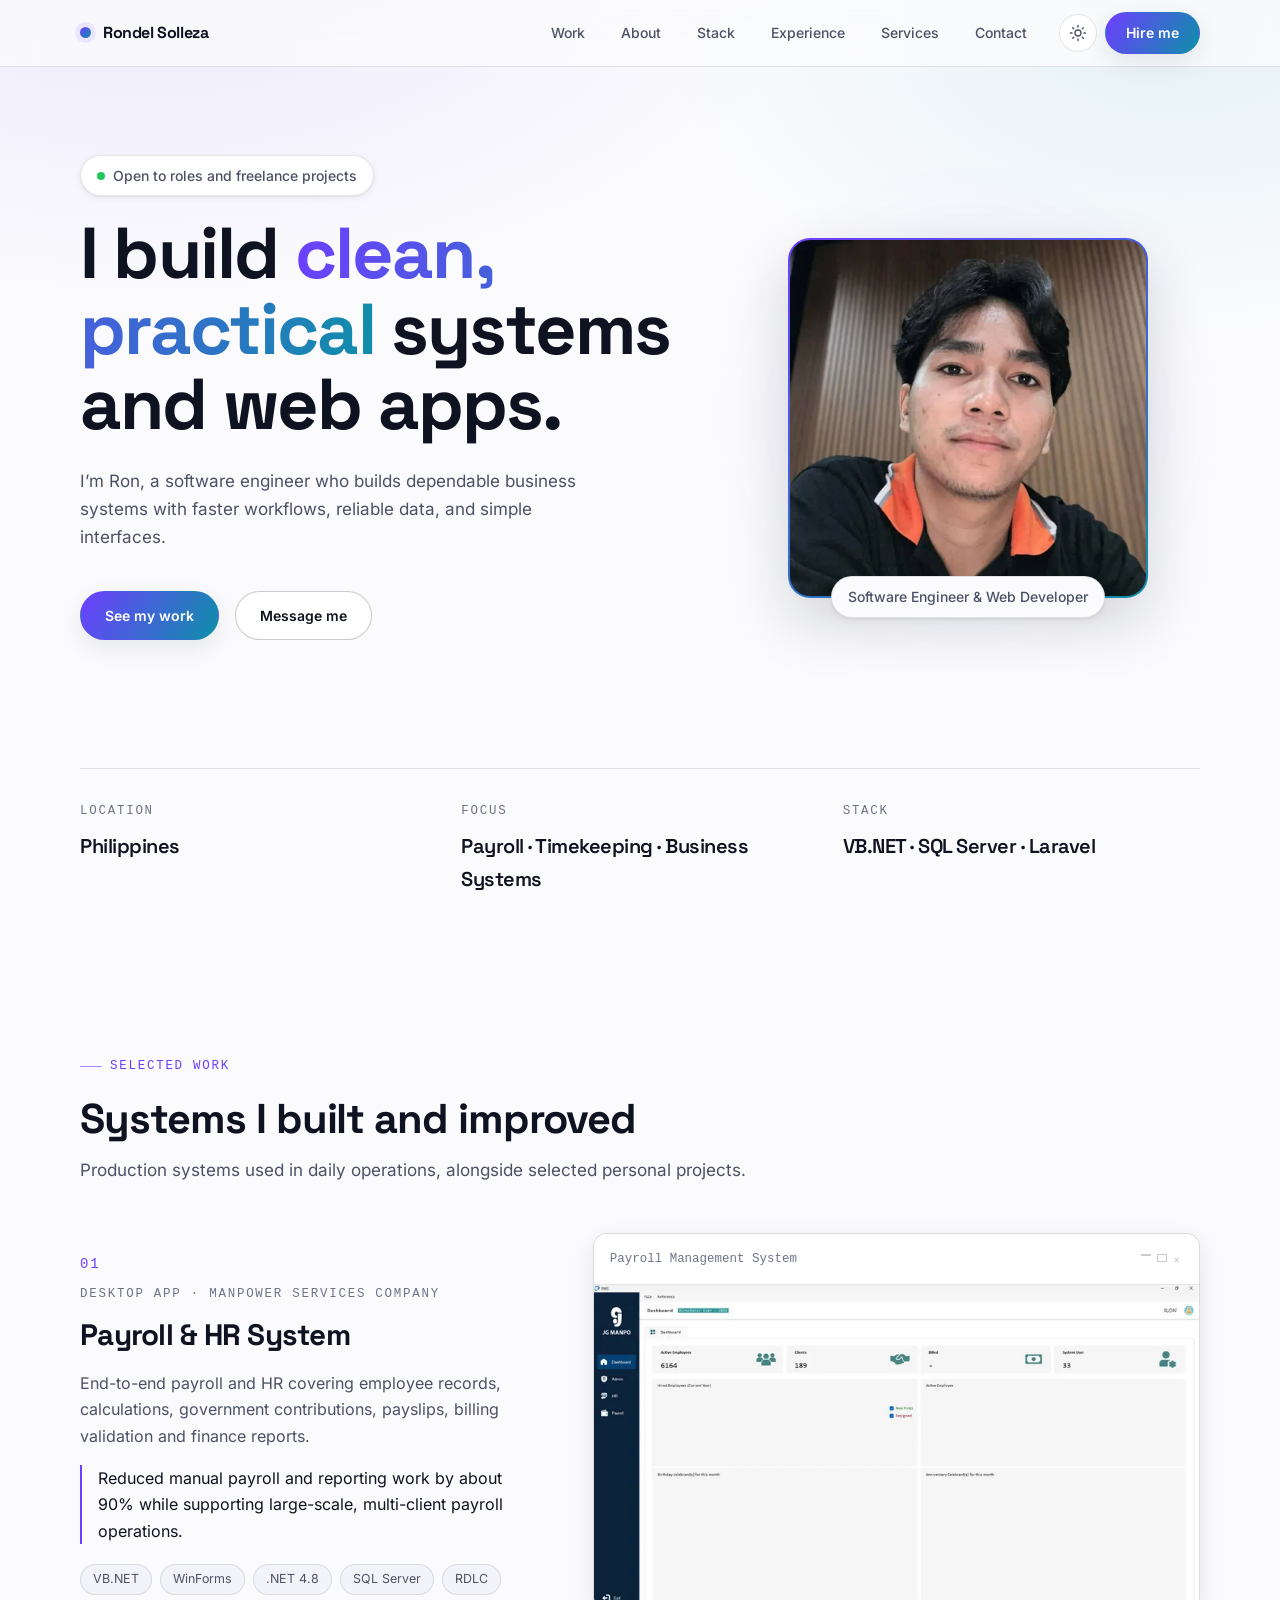
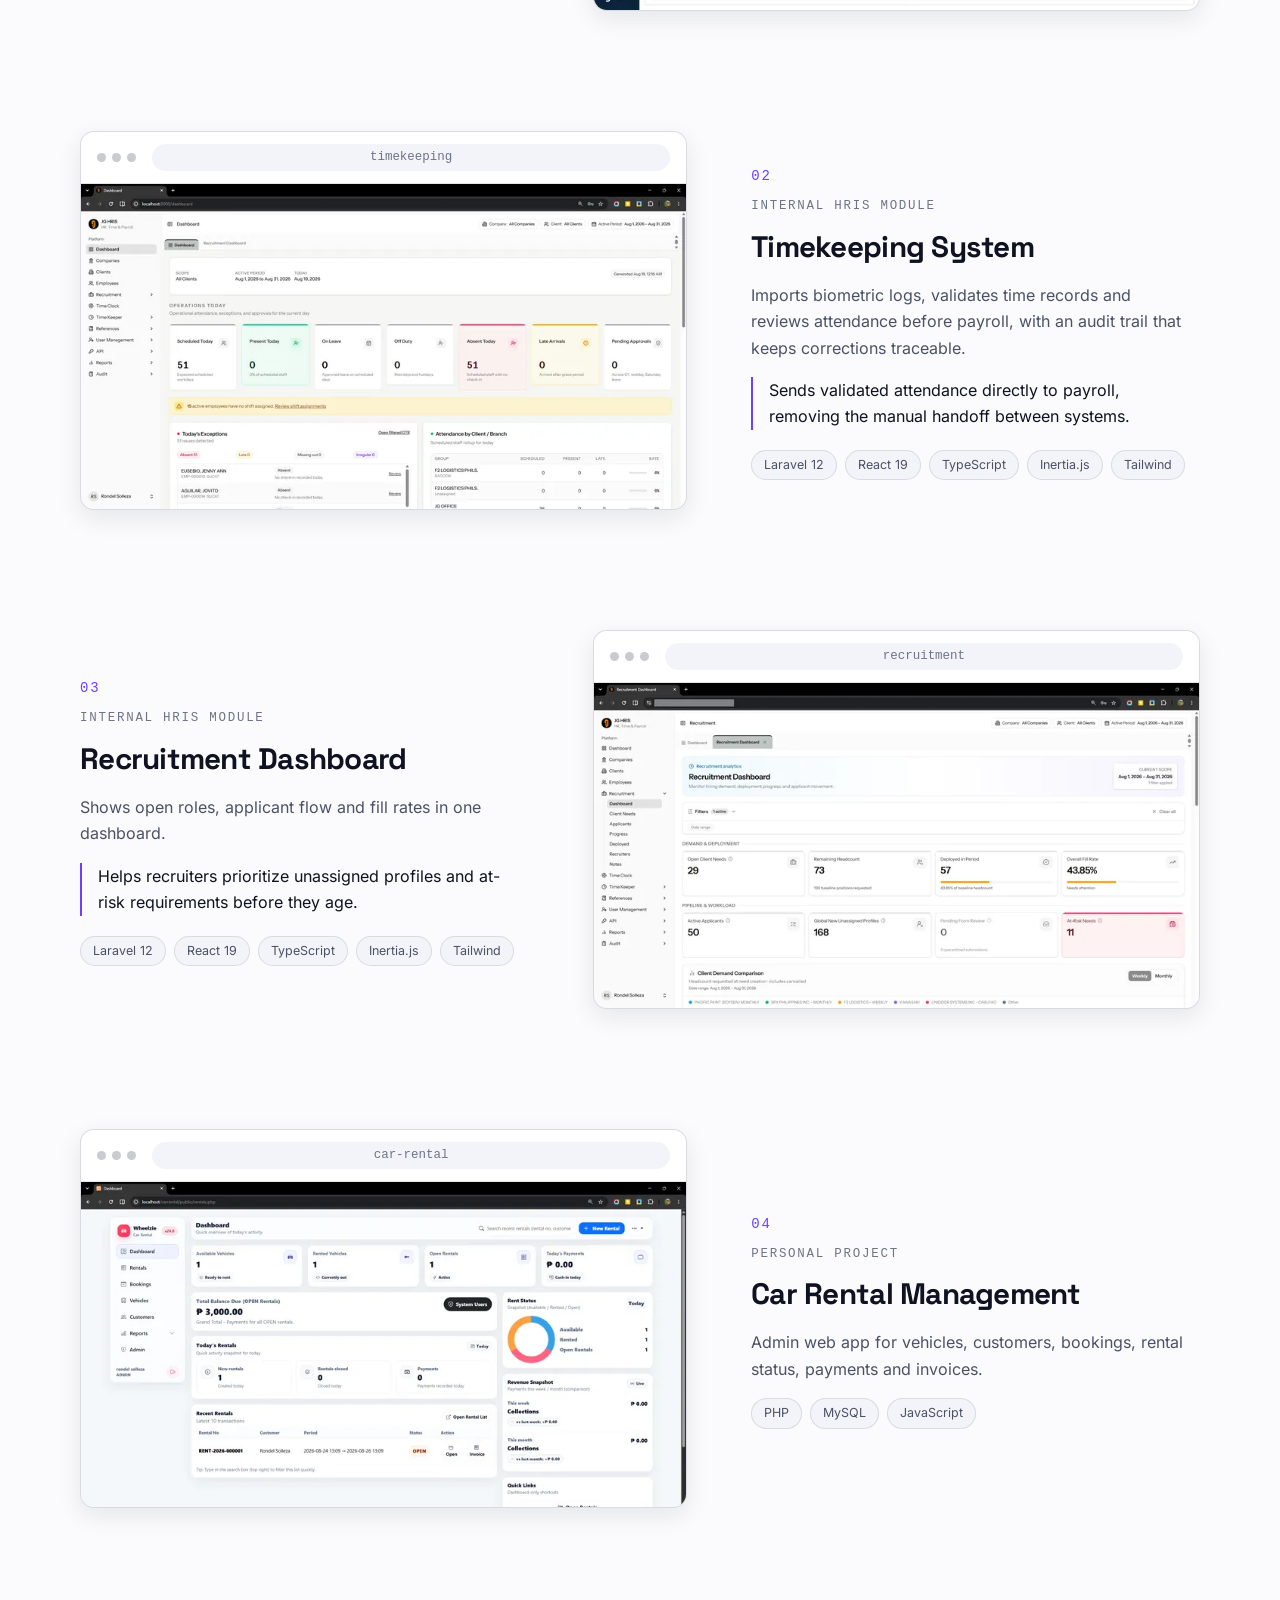
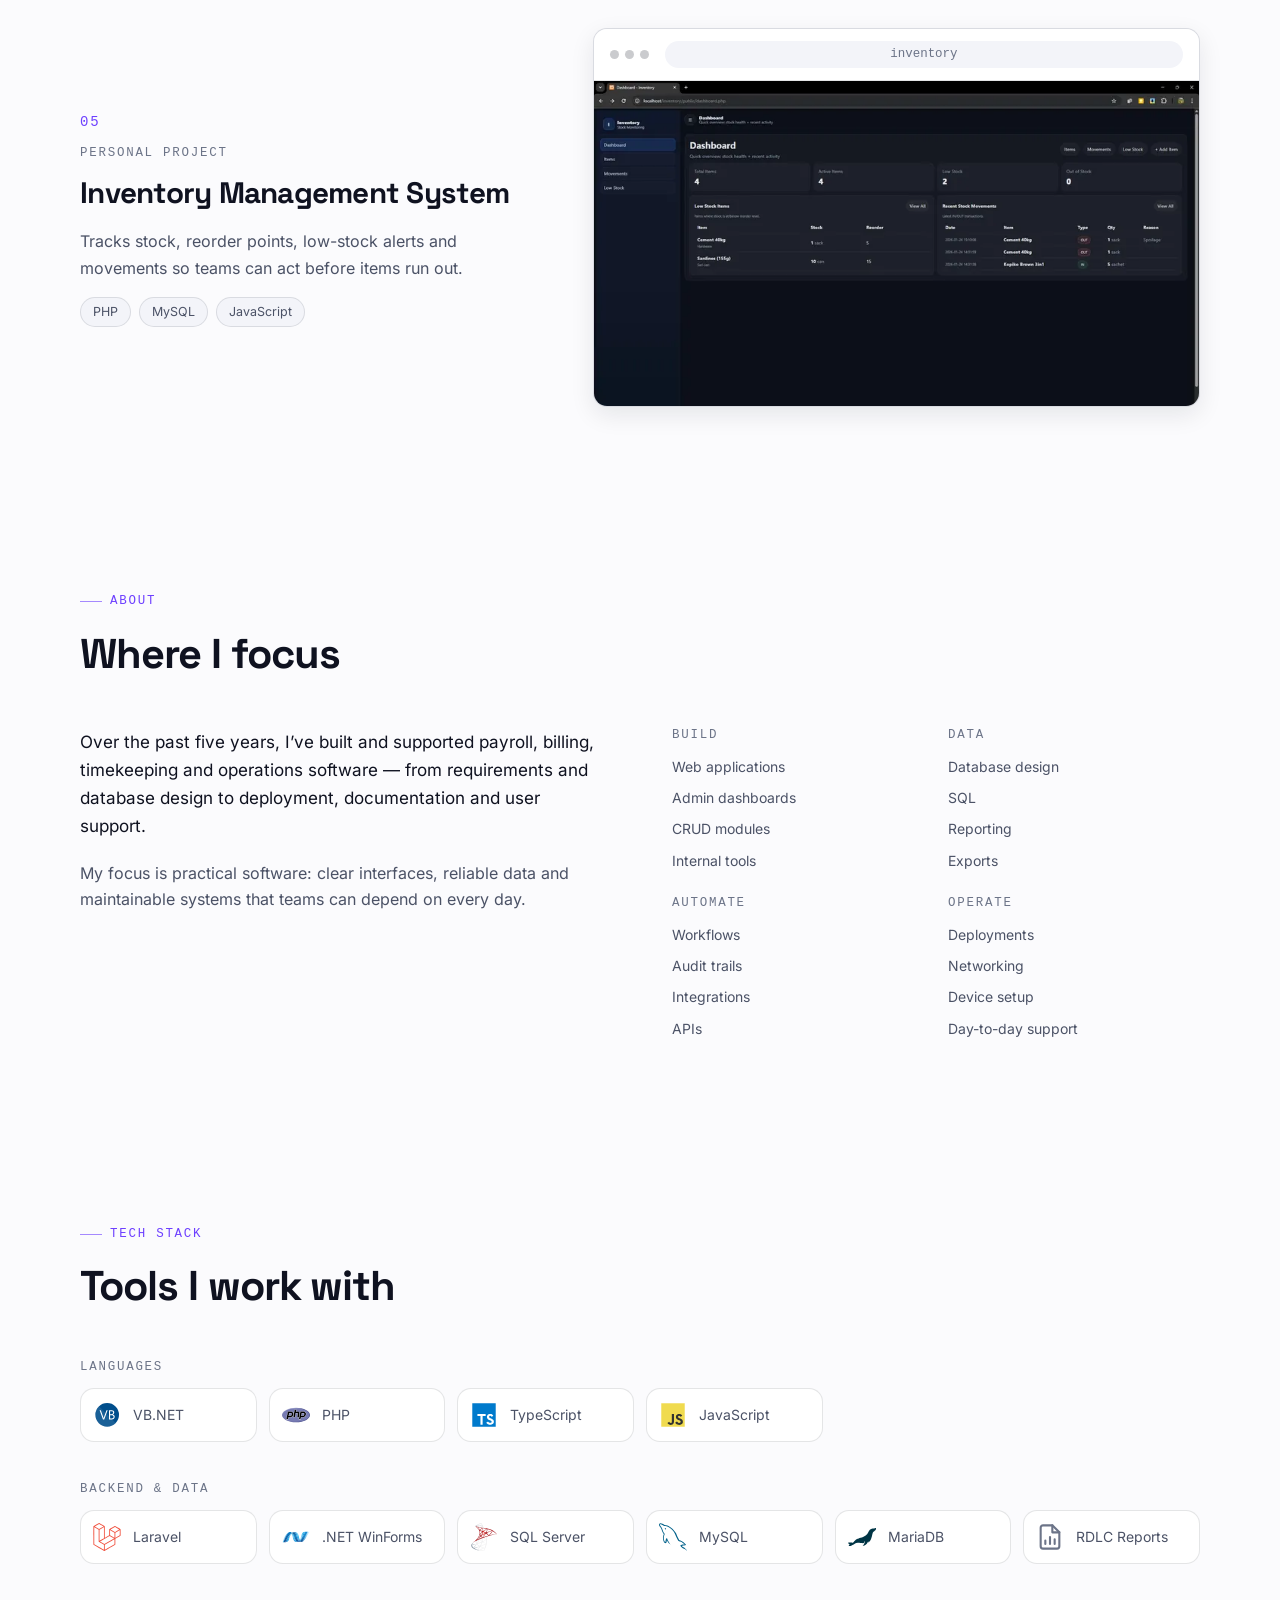
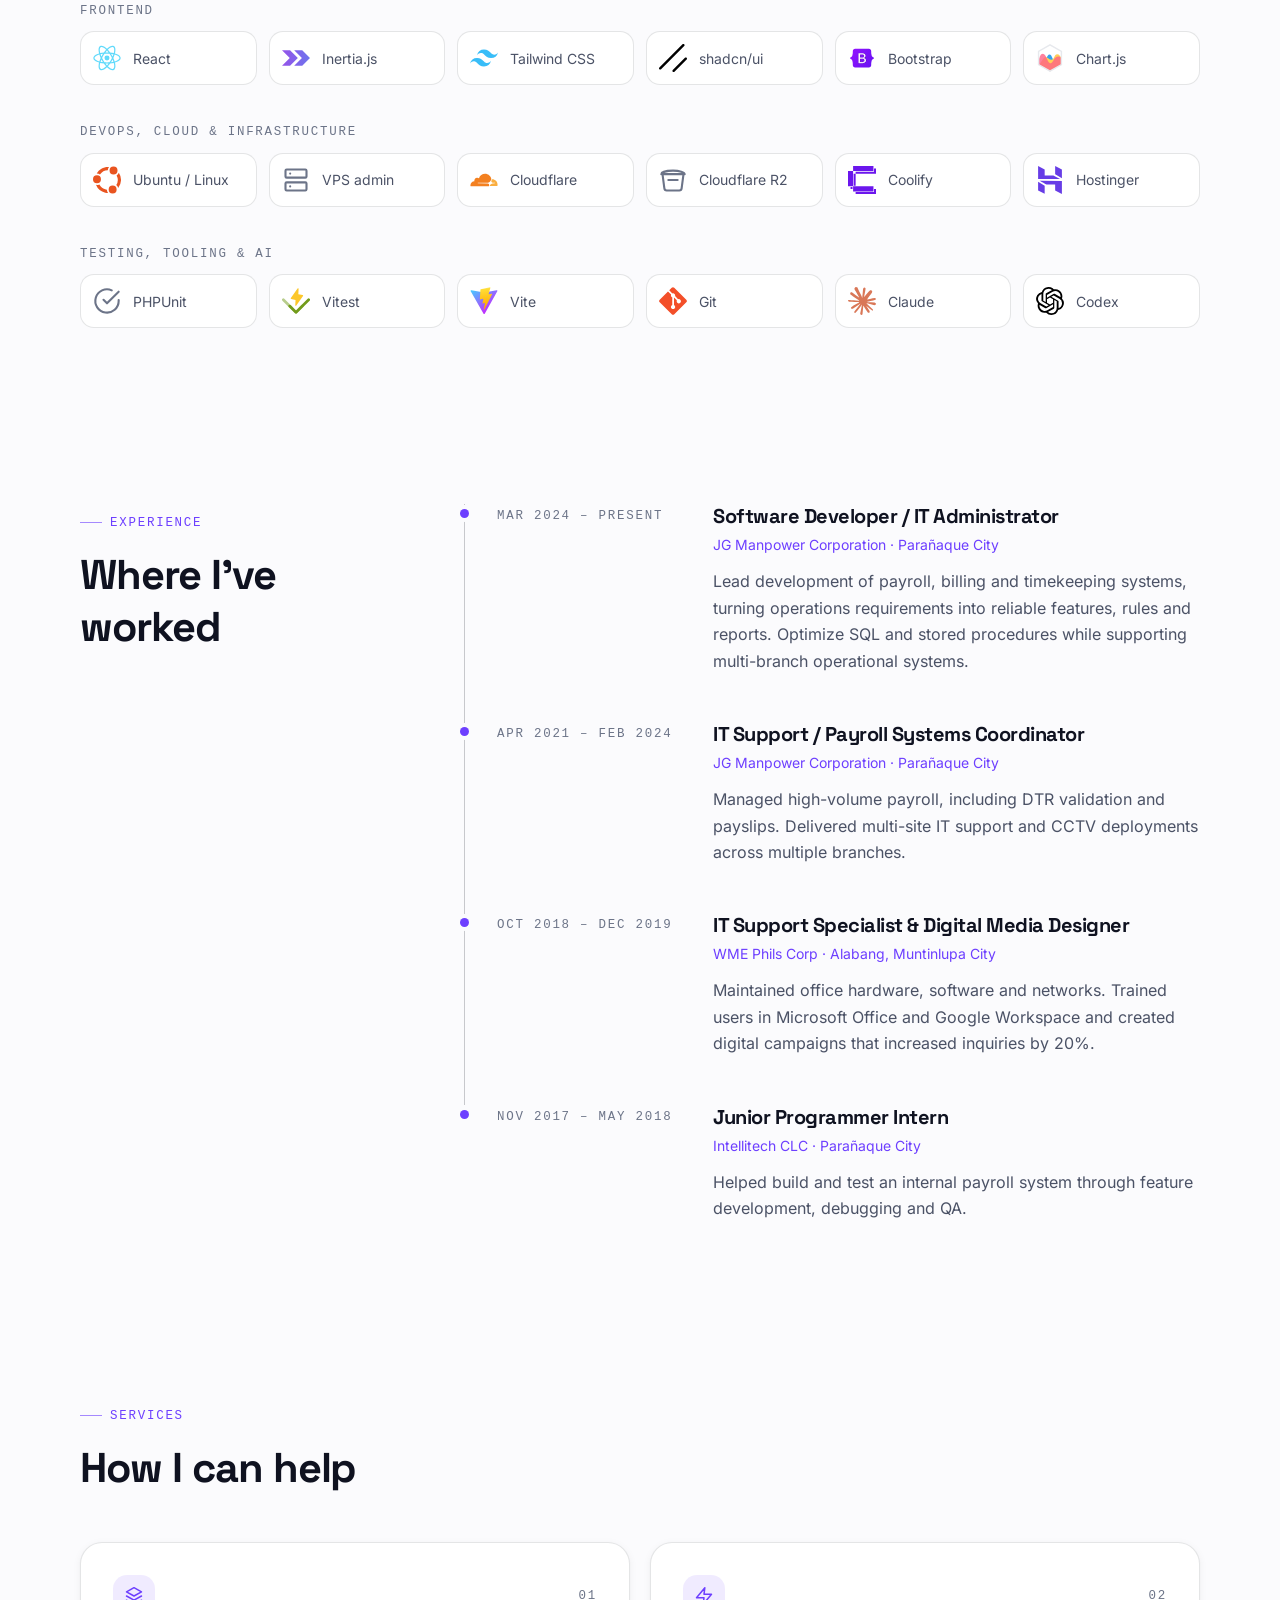
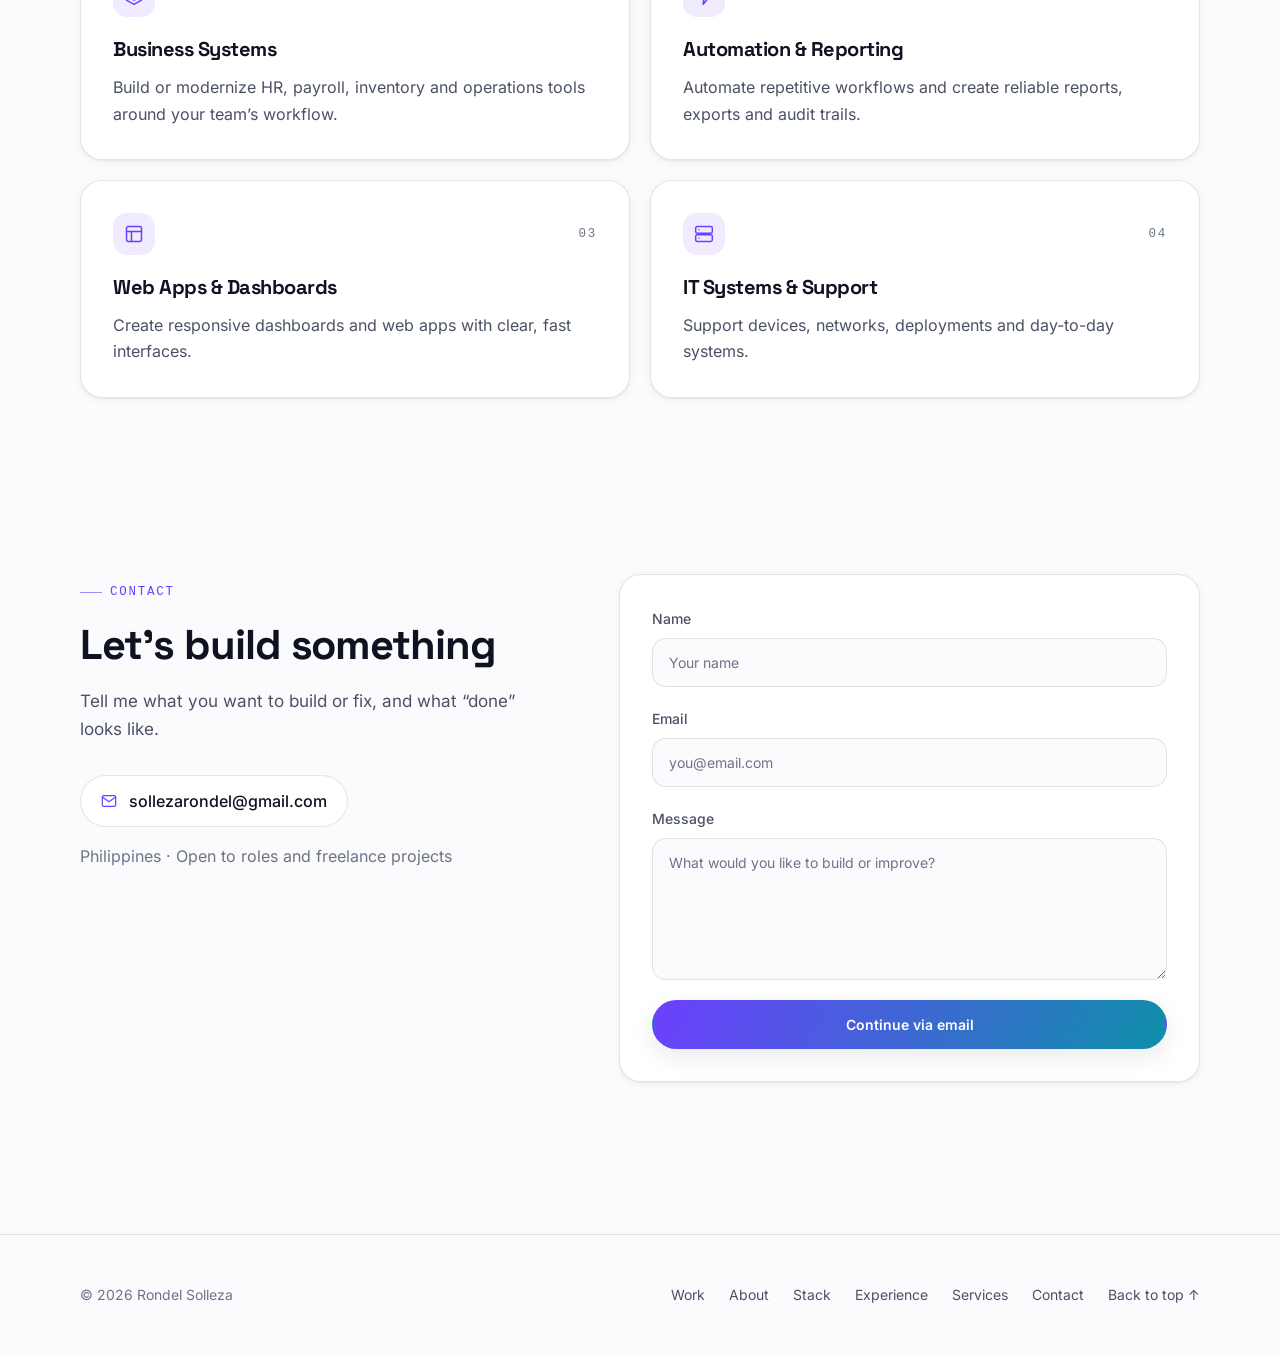
<file: index.html>
<!DOCTYPE html>
<html lang="en">
<head>
  <meta charset="UTF-8" />
  <meta name="viewport" content="width=device-width, initial-scale=1.0" />
  <title>Rondel Solleza | Software Engineer &amp; Web Developer (Philippines)</title>
  <meta name="description" content="Rondel Solleza is a software engineer in the Philippines specializing in business systems, payroll, timekeeping, web applications, and automation." />

  <!-- Apply the stored theme before first paint so the page never flashes the wrong one -->
  <script>
    (function () {
      var root = document.documentElement;
      root.classList.add("js");
      window.setTimeout(function () {
        if (!root.classList.contains("app-ready")) root.classList.remove("js");
      }, 3000);
      var stored = null;
      try { stored = localStorage.getItem("theme"); } catch (e) {}
      var theme = (stored === "light" || stored === "dark")
        ? stored
        : (window.matchMedia && window.matchMedia("(prefers-color-scheme: dark)").matches ? "dark" : "light");
      root.setAttribute("data-theme", theme);
    })();
  </script>

  <link rel="preload" href="assets/fonts/space-grotesk-latin-var.woff2" as="font" type="font/woff2" crossorigin />
  <link rel="preload" href="assets/fonts/inter-latin-var.woff2" as="font" type="font/woff2" crossorigin />
  <link rel="stylesheet" href="assets/css/style.css" />

  <link rel="icon" href="favicon.ico" type="image/x-icon" />

  <!-- SEO -->
  <link rel="canonical" href="https://ronconde.com/" />
  <meta property="og:title" content="Rondel Solleza | Software Engineer &amp; Web Developer (Philippines)" />
  <meta property="og:description" content="Software engineer in the Philippines specializing in business systems, payroll, timekeeping, web apps, and automation." />
  <meta property="og:type" content="website" />
  <meta property="og:url" content="https://ronconde.com/" />
  <!--<meta property="og:image" content="https://ronconde.com/assets/img/preview.jpg" />-->

  <meta name="twitter:card" content="summary_large_image" />
  <meta name="twitter:title" content="Rondel Solleza | Software Engineer (Philippines)" />
  <meta name="twitter:description" content="Business systems • Payroll • Timekeeping • Web apps • Automation" />
  <!--<meta name="twitter:image" content="https://ronconde.com/assets/img/preview.jpg" />-->

  <script type="application/ld+json">
    {
      "@context": "https://schema.org",
      "@type": "Person",
      "name": "Rondel Solleza",
      "alternateName": "Ron",
      "jobTitle": "Software Engineer",
      "url": "https://ronconde.com/",
      "email": "mailto:sollezarondel@gmail.com",
      "address": {
        "@type": "PostalAddress",
        "addressCountry": "PH"
      }
    }
  </script>
</head>

<body id="top">
  <a class="skip-link" href="#main">Skip to content</a>

  <!-- ========== Header ========== -->
  <header class="site-header">
    <div class="container nav">
      <a class="brand" href="#top" aria-label="Rondel Solleza — back to top">
        <span class="brand__dot" aria-hidden="true"></span>
        <span>Rondel Solleza</span>
      </a>

      <nav class="nav__menu" id="navMenu" aria-label="Main">
        <a class="nav__link" href="#work">Work</a>
        <a class="nav__link" href="#about">About</a>
        <a class="nav__link" href="#stack">Stack</a>
        <a class="nav__link" href="#experience">Experience</a>
        <a class="nav__link" href="#services">Services</a>
        <a class="nav__link" href="#contact">Contact</a>
        <!-- Mobile-only twin of .nav__cta, which has no room beside the burger. -->
        <a class="btn btn--sm nav__menu-cta" href="#contact">Hire me</a>
      </nav>

      <div class="nav__actions">
        <button class="theme-toggle" id="themeToggle" type="button" aria-label="Switch to light theme">
          <svg class="icon-sun" viewBox="0 0 24 24" fill="none" stroke="currentColor" stroke-width="1.8" stroke-linecap="round" aria-hidden="true">
            <circle cx="12" cy="12" r="4" />
            <path d="M12 2v2M12 20v2M4.9 4.9l1.4 1.4M17.7 17.7l1.4 1.4M2 12h2M20 12h2M4.9 19.1l1.4-1.4M17.7 6.3l1.4-1.4" />
          </svg>
          <svg class="icon-moon" viewBox="0 0 24 24" fill="none" stroke="currentColor" stroke-width="1.8" stroke-linecap="round" stroke-linejoin="round" aria-hidden="true">
            <path d="M21 12.79A9 9 0 1 1 11.21 3 7 7 0 0 0 21 12.79z" />
          </svg>
        </button>

        <a class="btn btn--sm nav__cta" href="#contact">Hire me</a>

        <button class="nav__toggle" id="navToggle" type="button" aria-expanded="false" aria-controls="navMenu">
          <span class="sr-only">Toggle navigation</span>
          <span class="burger" aria-hidden="true"></span>
        </button>
      </div>
    </div>
    <div class="site-header__progress" id="scrollProgress" aria-hidden="true"></div>
  </header>

  <main id="main">
    <!-- ========== Hero ========== -->
    <section class="hero">
      <div class="container">
        <div class="hero__grid">
          <div class="hero__content">
            <p class="badge" data-reveal>
              <span class="badge__dot" aria-hidden="true"></span>
              Open to roles and freelance projects
            </p>

            <h1 class="hero__title" data-reveal>
              I build <span class="accent">clean, practical</span> systems and web apps.
            </h1>

            <p class="hero__subtitle" data-reveal>
              I&rsquo;m Ron, a software engineer who builds dependable business systems with
              faster workflows, reliable data, and simple interfaces.
            </p>

            <div class="hero__cta" data-reveal>
              <a class="btn" href="#work">See my work</a>
              <a class="btn btn--ghost" href="#contact">Message me</a>
            </div>

          </div>

          <div class="hero__portrait" data-reveal>
            <div class="portrait__glow" aria-hidden="true"></div>
            <div class="portrait">
              <picture>
                <source type="image/webp" srcset="assets/img/ron-280.webp 280w, assets/img/ron-560.webp 560w" sizes="(max-width: 1000px) 240px, 360px" />
                <img src="assets/img/ron_img.jpg" alt="Portrait of Rondel Solleza" width="560" height="560" fetchpriority="high" decoding="async" />
              </picture>
            </div>
            <span class="badge portrait__tag">Software Engineer &amp; Web Developer</span>
          </div>
        </div>

        <dl class="stats" data-reveal>
          <div class="stat">
            <dt class="stat__k">Location</dt>
            <dd class="stat__v">Philippines</dd>
          </div>
          <div class="stat">
            <dt class="stat__k">Focus</dt>
            <dd class="stat__v">Payroll · Timekeeping · Business Systems</dd>
          </div>
          <div class="stat">
            <dt class="stat__k">Stack</dt>
            <dd class="stat__v">VB.NET · SQL Server · Laravel</dd>
          </div>
        </dl>
      </div>
    </section>

    <!-- ========== Work ========== -->
    <section class="section" id="work">
      <div class="container">
        <div class="section__head" data-reveal>
          <p class="eyebrow">Selected work</p>
          <h2>Systems I built and improved</h2>
          <p class="lead">Production systems used in daily operations, alongside selected personal projects.</p>
        </div>

        <div class="work-list">
          <!-- 01 -->
          <article class="work-item" data-reveal>
            <div class="work-item__body">
              <span class="work-item__index">01</span>
              <span class="work-item__system">Desktop app · Manpower services company</span>
              <h3 class="work-item__title">Payroll &amp; HR System</h3>
              <p class="work-item__desc">
                End-to-end payroll and HR covering employee records, calculations, government
                contributions, payslips, billing validation and finance reports.
              </p>
              <p class="work-item__result">
                Reduced manual payroll and reporting work by about 90% while supporting
                large-scale, multi-client payroll operations.
              </p>
              <div class="chip-row">
                <span class="chip">VB.NET</span>
                <span class="chip">WinForms</span>
                <span class="chip">.NET 4.8</span>
                <span class="chip">SQL Server</span>
                <span class="chip">RDLC</span>
              </div>
            </div>

            <div class="work-item__media">
              <button class="frame frame--app" type="button"
                      data-lightbox
                      data-title="Payroll &amp; HR System"
                      data-tags="VB.NET • WinForms • SQL Server • RDLC"
                      data-image="assets/img/projects/payroll-1600.webp"
                      aria-label="Open full screenshot of the Payroll and HR System">
                <span class="frame__bar" aria-hidden="true">
                  <span class="frame__dots"><span></span><span></span><span></span></span>
                  <span class="frame__url">Payroll Management System</span>
                </span>
                <span class="frame__shot">
                  <picture>
                    <source type="image/webp" srcset="assets/img/projects/payroll-800.webp 800w, assets/img/projects/payroll-1600.webp 1600w" sizes="(max-width: 1000px) 92vw, 600px" />
                    <img src="assets/img/projects/payroll-1200.jpg" alt="Payroll and HR System screenshot" width="1600" height="860" loading="lazy" decoding="async" />
                  </picture>
                  <span class="frame__cue">
                    View full screenshot
                    <svg viewBox="0 0 24 24" width="14" height="14" fill="none" stroke="currentColor" stroke-width="2" stroke-linecap="round" stroke-linejoin="round" aria-hidden="true">
                      <path d="M15 3h6v6M9 21H3v-6M21 3l-7 7M3 21l7-7" />
                    </svg>
                  </span>
                </span>
              </button>
            </div>
          </article>
          <!-- 02 -->
          <article class="work-item" data-reveal>
            <div class="work-item__body">
              <span class="work-item__index">02</span>
              <span class="work-item__system">Internal HRIS module</span>
              <h3 class="work-item__title">Timekeeping System</h3>
              <p class="work-item__desc">
                Imports biometric logs, validates time records and reviews attendance before
                payroll, with an audit trail that keeps corrections traceable.
              </p>
              <p class="work-item__result">
                Sends validated attendance directly to payroll, removing the manual handoff
                between systems.
              </p>
              <div class="chip-row">
                <span class="chip">Laravel 12</span>
                <span class="chip">React 19</span>
                <span class="chip">TypeScript</span>
                <span class="chip">Inertia.js</span>
                <span class="chip">Tailwind</span>
              </div>
            </div>

            <div class="work-item__media">
              <button class="frame" type="button"
                      data-lightbox
                      data-title="Timekeeping System"
                      data-tags="Laravel 12 • React 19 • TypeScript • Inertia.js"
                      data-image="assets/img/projects/timekeeping-1600.webp"
                      aria-label="Open full screenshot of the Timekeeping System">
                <span class="frame__bar" aria-hidden="true">
                  <span class="frame__dots"><span></span><span></span><span></span></span>
                  <span class="frame__url">timekeeping</span>
                </span>
                <span class="frame__shot">
                  <picture>
                    <source type="image/webp" srcset="assets/img/projects/timekeeping-800.webp 800w, assets/img/projects/timekeeping-1600.webp 1600w" sizes="(max-width: 1000px) 92vw, 600px" />
                    <img src="assets/img/projects/timekeeping-1200.jpg" alt="Timekeeping System screenshot" width="1600" height="860" loading="lazy" decoding="async" />
                  </picture>
                  <span class="frame__cue">
                    View full screenshot
                    <svg viewBox="0 0 24 24" width="14" height="14" fill="none" stroke="currentColor" stroke-width="2" stroke-linecap="round" stroke-linejoin="round" aria-hidden="true">
                      <path d="M15 3h6v6M9 21H3v-6M21 3l-7 7M3 21l7-7" />
                    </svg>
                  </span>
                </span>
              </button>
            </div>
          </article>
          <!-- 03 -->
          <article class="work-item" data-reveal>
            <div class="work-item__body">
              <span class="work-item__index">03</span>
              <span class="work-item__system">Internal HRIS module</span>
              <h3 class="work-item__title">Recruitment Dashboard</h3>
              <p class="work-item__desc">
                Shows open roles, applicant flow and fill rates in one dashboard.
              </p>
              <p class="work-item__result">
                Helps recruiters prioritize unassigned profiles and at-risk requirements
                before they age.
              </p>
              <div class="chip-row">
                <span class="chip">Laravel 12</span>
                <span class="chip">React 19</span>
                <span class="chip">TypeScript</span>
                <span class="chip">Inertia.js</span>
                <span class="chip">Tailwind</span>
              </div>
            </div>

            <div class="work-item__media">
              <button class="frame" type="button"
                      data-lightbox
                      data-title="Recruitment Dashboard"
                      data-tags="Laravel 12 • React 19 • TypeScript • Inertia.js"
                      data-image="assets/img/projects/recruitment-1600.webp"
                      aria-label="Open full screenshot of the Recruitment Dashboard">
                <span class="frame__bar" aria-hidden="true">
                  <span class="frame__dots"><span></span><span></span><span></span></span>
                  <span class="frame__url">recruitment</span>
                </span>
                <span class="frame__shot">
                  <picture>
                    <source type="image/webp" srcset="assets/img/projects/recruitment-800.webp 800w, assets/img/projects/recruitment-1600.webp 1600w" sizes="(max-width: 1000px) 92vw, 600px" />
                    <img src="assets/img/projects/recruitment-1200.jpg" alt="Recruitment Dashboard screenshot" width="1600" height="860" loading="lazy" decoding="async" />
                  </picture>
                  <span class="frame__cue">
                    View full screenshot
                    <svg viewBox="0 0 24 24" width="14" height="14" fill="none" stroke="currentColor" stroke-width="2" stroke-linecap="round" stroke-linejoin="round" aria-hidden="true">
                      <path d="M15 3h6v6M9 21H3v-6M21 3l-7 7M3 21l7-7" />
                    </svg>
                  </span>
                </span>
              </button>
            </div>
          </article>
          <!-- 04 -->
          <article class="work-item" data-reveal>
            <div class="work-item__body">
              <span class="work-item__index">04</span>
              <span class="work-item__system">Personal project</span>
              <h3 class="work-item__title">Car Rental Management</h3>
              <p class="work-item__desc">
                Admin web app for vehicles, customers, bookings, rental status, payments
                and invoices.
              </p>
              <div class="chip-row">
                <span class="chip">PHP</span>
                <span class="chip">MySQL</span>
                <span class="chip">JavaScript</span>
              </div>
            </div>

            <div class="work-item__media">
              <button class="frame" type="button"
                      data-lightbox
                      data-title="Car Rental Management"
                      data-tags="PHP • MySQL • JavaScript"
                      data-image="assets/img/projects/carrental-1600.webp"
                      aria-label="Open full screenshot of Car Rental Management">
                <span class="frame__bar" aria-hidden="true">
                  <span class="frame__dots"><span></span><span></span><span></span></span>
                  <span class="frame__url">car-rental</span>
                </span>
                <span class="frame__shot">
                  <picture>
                    <source type="image/webp" srcset="assets/img/projects/carrental-800.webp 800w, assets/img/projects/carrental-1600.webp 1600w" sizes="(max-width: 1000px) 92vw, 600px" />
                    <img src="assets/img/projects/carrental-1200.jpg" alt="Car Rental Management screenshot" width="1600" height="860" loading="lazy" decoding="async" />
                  </picture>
                  <span class="frame__cue">
                    View full screenshot
                    <svg viewBox="0 0 24 24" width="14" height="14" fill="none" stroke="currentColor" stroke-width="2" stroke-linecap="round" stroke-linejoin="round" aria-hidden="true">
                      <path d="M15 3h6v6M9 21H3v-6M21 3l-7 7M3 21l7-7" />
                    </svg>
                  </span>
                </span>
              </button>
            </div>
          </article>
          <!-- 05 -->
          <article class="work-item" data-reveal>
            <div class="work-item__body">
              <span class="work-item__index">05</span>
              <span class="work-item__system">Personal project</span>
              <h3 class="work-item__title">Inventory Management System</h3>
              <p class="work-item__desc">
                Tracks stock, reorder points, low-stock alerts and movements
                so teams can act before items run out.
              </p>
              <div class="chip-row">
                <span class="chip">PHP</span>
                <span class="chip">MySQL</span>
                <span class="chip">JavaScript</span>
              </div>
            </div>

            <div class="work-item__media">
              <button class="frame" type="button"
                      data-lightbox
                      data-title="Inventory Management System"
                      data-tags="PHP • MySQL • JavaScript"
                      data-image="assets/img/projects/inventory-1600.webp"
                      aria-label="Open full screenshot of the Inventory Management System">
                <span class="frame__bar" aria-hidden="true">
                  <span class="frame__dots"><span></span><span></span><span></span></span>
                  <span class="frame__url">inventory</span>
                </span>
                <span class="frame__shot">
                  <picture>
                    <source type="image/webp" srcset="assets/img/projects/inventory-800.webp 800w, assets/img/projects/inventory-1600.webp 1600w" sizes="(max-width: 1000px) 92vw, 600px" />
                    <img src="assets/img/projects/inventory-1200.jpg" alt="Inventory Management System screenshot" width="1600" height="860" loading="lazy" decoding="async" />
                  </picture>
                  <span class="frame__cue">
                    View full screenshot
                    <svg viewBox="0 0 24 24" width="14" height="14" fill="none" stroke="currentColor" stroke-width="2" stroke-linecap="round" stroke-linejoin="round" aria-hidden="true">
                      <path d="M15 3h6v6M9 21H3v-6M21 3l-7 7M3 21l7-7" />
                    </svg>
                  </span>
                </span>
              </button>
            </div>
          </article>
        </div>
      </div>
    </section>

    <!-- ========== About ========== -->
    <section class="section" id="about">
      <div class="container">
        <div class="section__head" data-reveal>
          <p class="eyebrow">About</p>
          <h2>Where I focus</h2>
        </div>

        <div class="about">
          <div class="about__body" data-reveal>
            <p>
              Over the past five years, I&rsquo;ve built and supported payroll, billing,
              timekeeping and operations software — from requirements and database design
              to deployment, documentation and user support.
            </p>
            <p>
              My focus is practical software: clear interfaces, reliable data and maintainable
              systems that teams can depend on every day.
            </p>
          </div>

          <div class="toolbox" data-reveal>
            <div class="toolbox__group">
              <h3>Build</h3>
              <ul>
                <li>Web applications</li>
                <li>Admin dashboards</li>
                <li>CRUD modules</li>
                <li>Internal tools</li>
              </ul>
            </div>
            <div class="toolbox__group">
              <h3>Data</h3>
              <ul>
                <li>Database design</li>
                <li>SQL</li>
                <li>Reporting</li>
                <li>Exports</li>
              </ul>
            </div>
            <div class="toolbox__group">
              <h3>Automate</h3>
              <ul>
                <li>Workflows</li>
                <li>Audit trails</li>
                <li>Integrations</li>
                <li>APIs</li>
              </ul>
            </div>
            <div class="toolbox__group">
              <h3>Operate</h3>
              <ul>
                <li>Deployments</li>
                <li>Networking</li>
                <li>Device setup</li>
                <li>Day-to-day support</li>
              </ul>
            </div>
          </div>
        </div>
      </div>
    </section>

    <!-- ========== Tech stack ========== -->
    <section class="section" id="stack">
      <div class="container">
        <div class="section__head" data-reveal>
          <p class="eyebrow">Tech stack</p>
          <h2>Tools I work with</h2>
        </div>

        <div class="stack">
          <div class="stack__group" data-reveal>
            <h3 class="stack__label">Languages</h3>
            <ul class="stack__grid">
              <li class="stack__item">
                <img class="stack__logo--solid" src="assets/img/stack/vbnet.svg" alt="" width="28" height="28" loading="lazy" decoding="async" />
                <span>VB.NET</span>
              </li>
              <li class="stack__item">
                <img src="assets/img/stack/php.svg" alt="" width="28" height="28" loading="lazy" decoding="async" />
                <span>PHP</span>
              </li>
              <li class="stack__item">
                <img class="stack__logo--solid" src="assets/img/stack/typescript.svg" alt="" width="28" height="28" loading="lazy" decoding="async" />
                <span>TypeScript</span>
              </li>
              <li class="stack__item">
                <img class="stack__logo--solid" src="assets/img/stack/javascript.svg" alt="" width="28" height="28" loading="lazy" decoding="async" />
                <span>JavaScript</span>
              </li>
            </ul>
          </div>
          <div class="stack__group" data-reveal>
            <h3 class="stack__label">Backend &amp; data</h3>
            <ul class="stack__grid">
              <li class="stack__item">
                <img src="assets/img/stack/laravel.svg" alt="" width="28" height="28" loading="lazy" decoding="async" />
                <span>Laravel</span>
              </li>
              <li class="stack__item">
                <img src="assets/img/stack/dotnet.svg" alt="" width="28" height="28" loading="lazy" decoding="async" />
                <span>.NET WinForms</span>
              </li>
              <li class="stack__item">
                <img class="stack__logo--dim" src="assets/img/stack/sqlserver.svg" alt="" width="28" height="28" loading="lazy" decoding="async" />
                <span>SQL Server</span>
              </li>
              <li class="stack__item">
                <img class="stack__logo--dim" src="assets/img/stack/mysql.svg" alt="" width="28" height="28" loading="lazy" decoding="async" />
                <span>MySQL</span>
              </li>
              <li class="stack__item">
                <img class="stack__logo--dim" src="assets/img/stack/mariadb.svg" alt="" width="28" height="28" loading="lazy" decoding="async" />
                <span>MariaDB</span>
              </li>
              <li class="stack__item">
                <svg viewBox="0 0 24 24" fill="none" stroke="currentColor" stroke-width="1.8" stroke-linecap="round" stroke-linejoin="round" aria-hidden="true">
                  <path d="M14 2H6a2 2 0 0 0-2 2v16a2 2 0 0 0 2 2h12a2 2 0 0 0 2-2V8Z" />
                  <path d="M14 2v6h6M8 18v-3M12 18v-6M16 18v-4" />
                </svg>
                <span>RDLC Reports</span>
              </li>
            </ul>
          </div>
          <div class="stack__group" data-reveal>
            <h3 class="stack__label">Frontend</h3>
            <ul class="stack__grid">
              <li class="stack__item">
                <img src="assets/img/stack/react.svg" alt="" width="28" height="28" loading="lazy" decoding="async" />
                <span>React</span>
              </li>
              <li class="stack__item">
                <img src="assets/img/stack/inertia.svg" alt="" width="28" height="28" loading="lazy" decoding="async" />
                <span>Inertia.js</span>
              </li>
              <li class="stack__item">
                <img src="assets/img/stack/tailwind.svg" alt="" width="28" height="28" loading="lazy" decoding="async" />
                <span>Tailwind CSS</span>
              </li>
              <li class="stack__item">
                <img class="stack__logo--mono" src="assets/img/stack/shadcn.svg" alt="" width="28" height="28" loading="lazy" decoding="async" />
                <span>shadcn/ui</span>
              </li>
              <li class="stack__item">
                <img class="stack__logo--solid" src="assets/img/stack/bootstrap.svg" alt="" width="28" height="28" loading="lazy" decoding="async" />
                <span>Bootstrap</span>
              </li>
              <li class="stack__item">
                <img src="assets/img/stack/chartjs.svg" alt="" width="28" height="28" loading="lazy" decoding="async" />
                <span>Chart.js</span>
              </li>
            </ul>
          </div>
          <div class="stack__group" data-reveal>
            <h3 class="stack__label">DevOps, Cloud &amp; Infrastructure</h3>
            <ul class="stack__grid">
              <li class="stack__item">
                <img src="assets/img/stack/ubuntu.svg" alt="" width="28" height="28" loading="lazy" decoding="async" />
                <span>Ubuntu / Linux</span>
              </li>
              <li class="stack__item">
                <svg viewBox="0 0 24 24" fill="none" stroke="currentColor" stroke-width="1.8" stroke-linecap="round" stroke-linejoin="round" aria-hidden="true">
                  <path d="M4 3h16a1 1 0 0 1 1 1v5a1 1 0 0 1-1 1H4a1 1 0 0 1-1-1V4a1 1 0 0 1 1-1Z" />
                  <path d="M4 14h16a1 1 0 0 1 1 1v5a1 1 0 0 1-1 1H4a1 1 0 0 1-1-1v-5a1 1 0 0 1 1-1Z" />
                  <path d="M7 6.5h.01M7 17.5h.01" />
                </svg>
                <span>VPS admin</span>
              </li>
              <li class="stack__item">
                <img src="assets/img/stack/cloudflare.svg" alt="" width="28" height="28" loading="lazy" decoding="async" />
                <span>Cloudflare</span>
              </li>
              <li class="stack__item">
                <svg viewBox="0 0 24 24" fill="none" stroke="currentColor" stroke-width="1.8" stroke-linecap="round" stroke-linejoin="round" aria-hidden="true">
                  <path d="M3 7h18l-1.6 12.2a2 2 0 0 1-2 1.8H6.6a2 2 0 0 1-2-1.8Z" />
                  <path d="M2 7c0-1.7 4.5-3 10-3s10 1.3 10 3" />
                  <path d="M8 12h8" />
                </svg>
                <span>Cloudflare R2</span>
              </li>
              <li class="stack__item">
                <img src="assets/img/stack/coolify.svg" alt="" width="28" height="28" loading="lazy" decoding="async" />
                <span>Coolify</span>
              </li>
              <li class="stack__item">
                <img src="assets/img/stack/hostinger.svg" alt="" width="28" height="28" loading="lazy" decoding="async" />
                <span>Hostinger</span>
              </li>
            </ul>
          </div>
          <div class="stack__group" data-reveal>
            <h3 class="stack__label">Testing, tooling &amp; AI</h3>
            <ul class="stack__grid">
              <li class="stack__item">
                <svg viewBox="0 0 24 24" fill="none" stroke="currentColor" stroke-width="1.8" stroke-linecap="round" stroke-linejoin="round" aria-hidden="true">
                  <path d="M22 11.08V12a10 10 0 1 1-5.93-9.14" />
                  <path d="m22 4-10 10.01-3-3" />
                </svg>
                <span>PHPUnit</span>
              </li>
              <li class="stack__item">
                <img src="assets/img/stack/vitest.svg" alt="" width="28" height="28" loading="lazy" decoding="async" />
                <span>Vitest</span>
              </li>
              <li class="stack__item">
                <img src="assets/img/stack/vite.svg" alt="" width="28" height="28" loading="lazy" decoding="async" />
                <span>Vite</span>
              </li>
              <li class="stack__item">
                <img src="assets/img/stack/git.svg" alt="" width="28" height="28" loading="lazy" decoding="async" />
                <span>Git</span>
              </li>
              <li class="stack__item">
                <img src="assets/img/stack/claude.svg" alt="" width="28" height="28" loading="lazy" decoding="async" />
                <span>Claude</span>
              </li>
              <li class="stack__item">
                <img class="stack__logo--mono" src="assets/img/stack/openai.svg" alt="" width="28" height="28" loading="lazy" decoding="async" />
                <span>Codex</span>
              </li>
            </ul>
          </div>
        </div>
      </div>
    </section>

    <!-- ========== Experience ========== -->
    <section class="section" id="experience">
      <div class="container experience">
        <div class="section__head" data-reveal>
          <p class="eyebrow">Experience</p>
          <h2>Where I&rsquo;ve worked</h2>
        </div>

        <ol class="timeline" data-reveal>
          <li class="timeline__item">
            <span class="timeline__date">Mar 2024 &ndash; Present</span>
            <h3 class="timeline__role">Software Developer / IT Administrator</h3>
            <span class="timeline__org">JG Manpower Corporation &middot; Para&ntilde;aque City</span>
            <p class="timeline__scope">
              Lead development of payroll, billing and timekeeping systems, turning operations
              requirements into reliable features, rules and reports.
              Optimize SQL and stored procedures while supporting multi-branch operational systems.
            </p>
          </li>

          <li class="timeline__item">
            <span class="timeline__date">Apr 2021 &ndash; Feb 2024</span>
            <h3 class="timeline__role">IT Support / Payroll Systems Coordinator</h3>
            <span class="timeline__org">JG Manpower Corporation &middot; Para&ntilde;aque City</span>
            <p class="timeline__scope">
              Managed high-volume payroll, including DTR validation and payslips. Delivered
              multi-site IT support and CCTV deployments across multiple branches.
            </p>
          </li>

          <li class="timeline__item">
            <span class="timeline__date">Oct 2018 &ndash; Dec 2019</span>
            <h3 class="timeline__role">IT Support Specialist &amp; Digital Media Designer</h3>
            <span class="timeline__org">WME Phils Corp &middot; Alabang, Muntinlupa City</span>
            <p class="timeline__scope">
              Maintained office hardware, software and networks. Trained users in Microsoft
              Office and Google Workspace and created digital
              campaigns that increased inquiries by 20%.
            </p>
          </li>

          <li class="timeline__item">
            <span class="timeline__date">Nov 2017 &ndash; May 2018</span>
            <h3 class="timeline__role">Junior Programmer Intern</h3>
            <span class="timeline__org">Intellitech CLC &middot; Para&ntilde;aque City</span>
            <p class="timeline__scope">
              Helped build and test an internal payroll system through feature development,
              debugging and QA.
            </p>
          </li>

        </ol>
      </div>
    </section>

    <!-- ========== Services ========== -->
    <section class="section" id="services">
      <div class="container">
        <div class="section__head" data-reveal>
          <p class="eyebrow">Services</p>
          <h2>How I can help</h2>
        </div>

        <div class="services">
          <article class="card service" data-reveal>
            <div class="service__top">
              <span class="service__icon" aria-hidden="true">
                <svg viewBox="0 0 24 24" fill="none" stroke="currentColor" stroke-width="1.8" stroke-linecap="round" stroke-linejoin="round">
                  <path d="m12 2 9 5-9 5-9-5 9-5Z" />
                  <path d="m3 12 9 5 9-5" />
                  <path d="m3 17 9 5 9-5" />
                </svg>
              </span>
              <span class="service__index">01</span>
            </div>
            <h3>Business Systems</h3>
            <p>Build or modernize HR, payroll, inventory and operations tools around your team&rsquo;s workflow.</p>
          </article>

          <article class="card service" data-reveal>
            <div class="service__top">
              <span class="service__icon" aria-hidden="true">
                <svg viewBox="0 0 24 24" fill="none" stroke="currentColor" stroke-width="1.8" stroke-linecap="round" stroke-linejoin="round">
                  <path d="M13 2 3 14h9l-1 8 10-12h-9l1-8Z" />
                </svg>
              </span>
              <span class="service__index">02</span>
            </div>
            <h3>Automation &amp; Reporting</h3>
            <p>Automate repetitive workflows and create reliable reports, exports and audit trails.</p>
          </article>

          <article class="card service" data-reveal>
            <div class="service__top">
              <span class="service__icon" aria-hidden="true">
                <svg viewBox="0 0 24 24" fill="none" stroke="currentColor" stroke-width="1.8" stroke-linecap="round" stroke-linejoin="round">
                  <rect x="3" y="3" width="18" height="18" rx="2" />
                  <path d="M3 9h18M9 21V9" />
                </svg>
              </span>
              <span class="service__index">03</span>
            </div>
            <h3>Web Apps &amp; Dashboards</h3>
            <p>Create responsive dashboards and web apps with clear, fast interfaces.</p>
          </article>

          <article class="card service" data-reveal>
            <div class="service__top">
              <span class="service__icon" aria-hidden="true">
                <svg viewBox="0 0 24 24" fill="none" stroke="currentColor" stroke-width="1.8" stroke-linecap="round" stroke-linejoin="round">
                  <rect x="2" y="3" width="20" height="8" rx="2" />
                  <rect x="2" y="13" width="20" height="8" rx="2" />
                  <path d="M6 7h.01M6 17h.01" />
                </svg>
              </span>
              <span class="service__index">04</span>
            </div>
            <h3>IT Systems &amp; Support</h3>
            <p>Support devices, networks, deployments and day-to-day systems.</p>
          </article>
        </div>
      </div>
    </section>

    <!-- ========== Contact ========== -->
    <section class="section" id="contact">
      <div class="container contact">
        <div class="contact__aside" data-reveal>
          <p class="eyebrow">Contact</p>
          <h2>Let&rsquo;s build something</h2>
          <p class="lead">
            Tell me what you want to build or fix, and what &ldquo;done&rdquo; looks like.
          </p>

          <div class="contact__detail">
            <a class="contact__mail" href="mailto:sollezarondel@gmail.com">
              <svg viewBox="0 0 24 24" fill="none" stroke="currentColor" stroke-width="1.8" stroke-linecap="round" stroke-linejoin="round" aria-hidden="true">
                <rect x="2" y="4" width="20" height="16" rx="2" />
                <path d="m22 6-10 7L2 6" />
              </svg>
              sollezarondel@gmail.com
            </a>
            <p class="subtle">Philippines &middot; Open to roles and freelance projects</p>
          </div>
        </div>

        <div class="card" data-reveal>
          <form id="contactForm" class="form" autocomplete="on" novalidate>
            <div class="field">
              <label class="field__label" for="cf-name">Name</label>
              <input class="input" id="cf-name" name="name" type="text" placeholder="Your name" required aria-describedby="cf-name-error" />
              <span class="field__error" id="cf-name-error"></span>
            </div>

            <div class="field">
              <label class="field__label" for="cf-email">Email</label>
              <input class="input" id="cf-email" name="email" type="email" placeholder="you@email.com" required aria-describedby="cf-email-error" />
              <span class="field__error" id="cf-email-error"></span>
            </div>

            <div class="field">
              <label class="field__label" for="cf-message">Message</label>
              <textarea class="input textarea" id="cf-message" name="message" rows="5" placeholder="What would you like to build or improve?" required aria-describedby="cf-message-error"></textarea>
              <span class="field__error" id="cf-message-error"></span>
            </div>

            <!-- Spam honeypot — hidden from people, tempting to bots -->
            <div class="form__hp" aria-hidden="true">
              <label for="cf-botcheck">Leave this field empty</label>
              <input id="cf-botcheck" name="botcheck" type="text" tabindex="-1" autocomplete="off" />
            </div>

            <button class="btn btn--block" id="contactSubmit" type="submit">Continue via email</button>
            <p class="form__status" id="formStatus" role="status" aria-live="polite"></p>
          </form>
        </div>
      </div>
    </section>
  </main>

  <!-- ========== Footer ========== -->
  <footer class="footer">
    <div class="container footer__row">
      <p>&copy; <span id="year"></span> Rondel Solleza</p>
      <nav class="footer__links" aria-label="Footer">
        <a href="#work">Work</a>
        <a href="#about">About</a>
        <a href="#stack">Stack</a>
        <a href="#experience">Experience</a>
        <a href="#services">Services</a>
        <a href="#contact">Contact</a>
        <a href="#top" id="backToTop">Back to top &uarr;</a>
      </nav>
    </div>
  </footer>

  <script src="assets/js/app.js" defer onerror="document.documentElement.classList.remove('js')"></script>
</body>
</html>
</file>
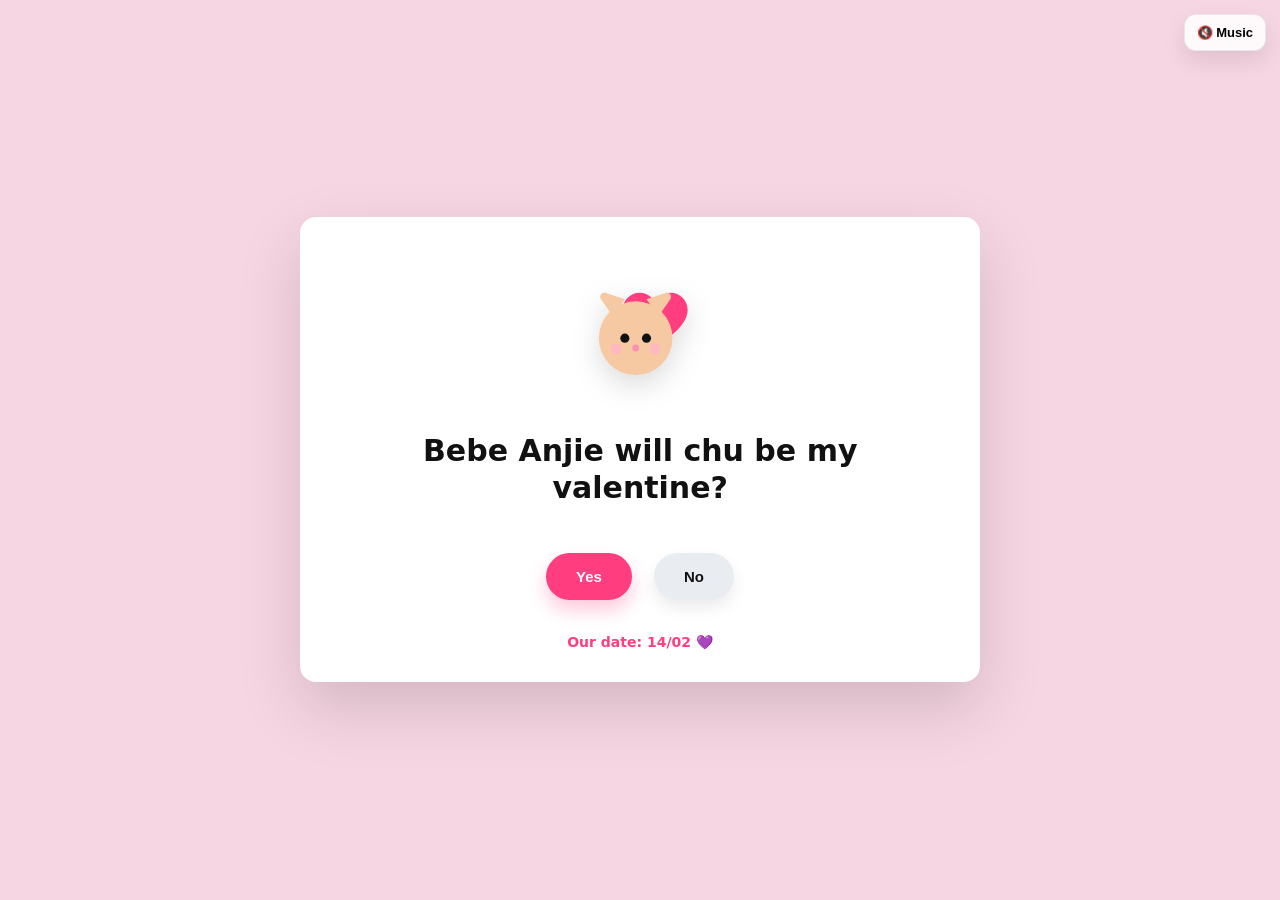
<file: valentines/index.html>
<!doctype html>
<html lang="en">
<head>
  <meta charset="UTF-8" />
  <meta name="viewport" content="width=device-width, initial-scale=1.0"/>
  <title>Valentine</title>

  <style>
    :root{
      --bg: #f7d6e3;
      --card: #ffffff;
      --pink: #ff3d7f;
      --pink-dark:#e82f6f;
      --gray:#e9edf2;
      --text:#111;
      --muted:#666;
    }

    *{ box-sizing:border-box; }

    body{
      margin:0;
      font-family: ui-sans-serif, system-ui, -apple-system, Segoe UI, Roboto, Arial, "Noto Sans", "Helvetica Neue", sans-serif;
      background: var(--bg);
      min-height: 100vh;
      display:flex;
      align-items:center;
      justify-content:center;
      overflow:hidden;
      padding: 18px;
    }

    @keyframes floaty {
      0%   { transform: translateY(0px); }
      50%  { transform: translateY(-10px); }
      100% { transform: translateY(0px); }
    }

    @keyframes yesBounce {
      0%   { transform: scale(var(--yesScale, 1)) translateY(0); }
      25%  { transform: scale(var(--yesScale, 1)) translateY(-10px); }
      50%  { transform: scale(var(--yesScale, 1)) translateY(0); }
      75%  { transform: scale(var(--yesScale, 1)) translateY(-6px); }
      100% { transform: scale(var(--yesScale, 1)) translateY(0); }
    }

    /* ✅ Cute text wiggle (idle) */
    @keyframes titleWiggle {
      0%   { transform: translateY(0) rotate(0deg); }
      20%  { transform: translateY(-1px) rotate(-0.8deg); }
      40%  { transform: translateY(0) rotate(0.8deg); }
      60%  { transform: translateY(-1px) rotate(-0.6deg); }
      80%  { transform: translateY(0) rotate(0.6deg); }
      100% { transform: translateY(0) rotate(0deg); }
    }

    /* ✅ Quick celebrate shake (one-shot) */
    @keyframes titleCelebrate {
      0%   { transform: translateY(0) rotate(0deg) scale(1); }
      10%  { transform: translateY(-2px) rotate(-2deg) scale(1.02); }
      25%  { transform: translateY(1px) rotate(2deg) scale(1.02); }
      40%  { transform: translateY(-2px) rotate(-1.5deg) scale(1.02); }
      55%  { transform: translateY(1px) rotate(1.5deg) scale(1.02); }
      70%  { transform: translateY(-1px) rotate(-1deg) scale(1.01); }
      85%  { transform: translateY(0) rotate(1deg) scale(1.01); }
      100% { transform: translateY(0) rotate(0deg) scale(1); }
    }

    .card{
      width: min(680px, 94vw);
      background: var(--card);
      border-radius: 16px;
      box-shadow: 0 26px 64px rgba(0,0,0,.15);
      padding: 54px 54px 32px;
      text-align:center;
      position: relative;
      animation: floaty 3.2s ease-in-out infinite;
      will-change: transform;
    }

    .icon{
      width: 130px;
      height: 130px;
      margin: 0 auto 14px;
      display:block;
      filter: drop-shadow(0 10px 14px rgba(0,0,0,.14));
    }

    h1{
      margin: 18px 0 22px;
      font-size: 30px;
      line-height: 1.22;
      color: var(--text);
      font-weight: 800;
      display: inline-block; /* ✅ needed so transform doesn't affect layout weirdly */
      transform-origin: center;
      will-change: transform;
    }

    /* ✅ idle wiggle */
    h1.wiggle{
      animation: titleWiggle 1.8s ease-in-out infinite;
    }

    /* ✅ one-shot celebration */
    h1.celebrate{
      animation: titleCelebrate .75s ease both;
    }

    .btn-row{
      position: relative;
      height: 84px;
      display:flex;
      align-items:center;
      justify-content:center;
      gap: 22px;
      margin-top: 6px;
      margin-bottom: 8px;
    }

    button{
      border:0;
      padding: 15px 30px;
      border-radius: 999px;
      font-weight: 800;
      font-size: 15px;
      cursor: pointer;
      transition: transform .18s ease, background .12s ease, padding .18s ease, font-size .18s ease;
      touch-action: manipulation;
      transform-origin: center;
    }
    button:active{ transform: scale(.97); }

    .yes{
      background: var(--pink);
      color: #fff;
      box-shadow: 0 10px 18px rgba(255, 61, 127, .28);
      position: relative;
      z-index: 2;
    }
    .yes:hover{ background: var(--pink-dark); }
    .yes.bounce{ animation: yesBounce .55s ease; }

    /* ✅ After YES click: keep it nice and never cover the title */
    .yes.final{
      transform: none !important;
      padding: 15px 30px !important;
      font-size: 15px !important;
      max-width: min(340px, 86%);
      width: auto;
      white-space: nowrap;
    }

    .no{
      background: var(--gray);
      color: #111;
      box-shadow: 0 8px 16px rgba(0,0,0,.08);
      position: relative;
      z-index: 3; /* keep on top when dodging */
    }

    .cry-wrap{
      display: none;
      margin: 10px auto 0;
      max-width: 180px;
      width: 60%;
      min-width: 140px;
    }
    .cry-wrap.show{ display: block; }

    .cry-gif{
      width: 100%;
      height: auto;
      display: block;
      border-radius: 14px;
      overflow: hidden;
      box-shadow: 0 12px 26px rgba(0,0,0,.10);
      background: #fff;
    }

    .footer{
      margin-top: 16px;
      font-size: 14px;
      font-weight: 700;
      color: #ff3d7f;
    }

    .toast{
      position: absolute;
      left: 50%;
      bottom: -14px;
      transform: translateX(-50%);
      background: rgba(17,17,17,.92);
      color: #fff;
      font-size: 13px;
      padding: 10px 14px;
      border-radius: 12px;
      opacity: 0;
      pointer-events: none;
      transition: opacity .2s ease, bottom .2s ease;
      white-space: nowrap;
    }
    .toast.show{
      opacity: 1;
      bottom: -2px;
    }

    #fxCanvas{
      position: fixed;
      inset: 0;
      pointer-events: none;
      z-index: 10;
    }

    .music-btn{
      position: fixed;
      top: 14px;
      right: 14px;
      z-index: 20;
      background: rgba(255,255,255,.85);
      border: 1px solid rgba(0,0,0,.08);
      box-shadow: 0 10px 22px rgba(0,0,0,.10);
      backdrop-filter: blur(8px);
      padding: 10px 12px;
      border-radius: 12px;
      font-size: 13px;
      font-weight: 800;
      cursor: pointer;
    }
    .music-btn:active{ transform: scale(.98); }

    @media (max-width: 520px){
      .card{
        width: min(520px, 96vw);
        padding: 28px 18px 20px;
        border-radius: 14px;
      }
      .icon{ width: 96px; height: 96px; margin-bottom: 10px; }
      h1{ font-size: 22px; margin: 10px 0 16px; }
      .btn-row{ height: 74px; gap: 14px; }
      button{ padding: 12px 22px; font-size: 14px; }
      .footer{ font-size: 13px; margin-top: 10px; }
      .toast{ font-size: 12px; padding: 9px 12px; }
      .cry-wrap{ max-width: 160px; }
      .yes.final{ padding: 12px 22px !important; font-size: 14px !important; }
    }

    @media (prefers-reduced-motion: reduce){
      .card{ animation: none; }
      button{ transition: none; }
      .yes.bounce{ animation: none; }
      h1.wiggle, h1.celebrate{ animation: none; }
    }
  </style>
</head>

<body>

  <canvas id="fxCanvas"></canvas>
  <button class="music-btn" id="musicBtn" title="Toggle music">🔇 Music</button>

  <main class="card" id="card">

    <svg class="icon" viewBox="0 0 120 120" aria-hidden="true">
      <path d="M88 20c-7 0-12 5-14 9-2-4-7-9-14-9-9 0-16 7-16 16 0 18 30 33 30 33s30-15 30-33c0-9-7-16-16-16z" fill="#ff3d7f"/>
      <circle cx="56" cy="62" r="34" fill="#f6c9a2"/>
      <path d="M35 42 24 26c-2-3 1-7 4-6l18 6" fill="#f6c9a2"/>
      <path d="M77 42 88 26c2-3-1-7-4-6l-18 6" fill="#f6c9a2"/>
      <circle cx="46" cy="62" r="4.2" fill="#111"/>
      <circle cx="66" cy="62" r="4.2" fill="#111"/>
      <circle cx="56" cy="71" r="3.2" fill="#ff8fb0"/>
      <circle cx="38" cy="72" r="5" fill="#ffb2c9" opacity=".75"/>
      <circle cx="74" cy="72" r="5" fill="#ffb2c9" opacity=".75"/>
    </svg>

    <h1 id="titleText" class="wiggle">Bebe Anjie will chu be my<br>valentine?</h1>

    <div class="btn-row" id="btnRow">
      <button class="yes" id="btnYes">Yes</button>
      <button class="no" id="btnNo">No</button>
    </div>

    <div class="cry-wrap" id="cryWrap">
      <img
        id="cryGif"
        src="./crying-loudly-iyak.gif"
        alt="Crying sticker"
        class="cry-gif"
        loading="lazy"
      />
    </div>

    <div class="footer">Our date: 14/02 💜</div>
    <div class="toast" id="toast">Yay! 💖 See you on 14/02.</div>

  </main>

  <script>
    const btnYes = document.getElementById("btnYes");
    const btnNo  = document.getElementById("btnNo");
    const card   = document.getElementById("card");
    const row    = document.getElementById("btnRow");
    const toast  = document.getElementById("toast");
    const fxCanvas = document.getElementById("fxCanvas");
    const musicBtn = document.getElementById("musicBtn");
    const cryWrap = document.getElementById("cryWrap");
    const cryGif  = document.getElementById("cryGif");
    const titleText = document.getElementById("titleText");

    const canHover = window.matchMedia && window.matchMedia("(hover: hover) and (pointer: fine)").matches;

    let noClicks = 0;
    let accepted = false;

    // ✅ mobile click-through guard
    let blockNextClick = false;
    document.addEventListener("click", (e) => {
      if (!blockNextClick) return;
      e.preventDefault();
      e.stopPropagation();
      blockNextClick = false;
    }, true);

    const noPhrases = [
      "No 😼",
      "Wait… what? 🤨",
      "Nice try 😏",
      "You can't catch me 🏃‍♂️💨",
      "Sumbong kita sa baby natin! 🤪",
      "Nope nope nope 🙅‍♀️",
      "Huy wag 😳",
      "Sige na nga… 😶",
      "Last chance 😌",
      "Okay… maybe? 🥺",
      "Try again 😜",
      "I'm shy 🙈",
      "Not allowed 😤",
      "Eyy! 😆",
      "You want trouble? 😈"
    ];

    function updateNoText(){
      const idx = (noClicks - 1) % noPhrases.length;
      btnNo.textContent = noPhrases[idx];
    }

    function triggerYesBounce(){
      btnYes.classList.remove("bounce");
      void btnYes.offsetWidth;
      btnYes.classList.add("bounce");
    }

    function growYes(){
      if (accepted) return;

      noClicks++;

      const scale = Math.min(1 + (noClicks * 0.10), 2.2);
      btnYes.style.setProperty("--yesScale", scale);

      const padX = Math.min(30 + noClicks * 3, 60);
      const padY = Math.min(15 + noClicks * 1, 28);
      const font = Math.min(15 + noClicks * 1, 24);

      btnYes.style.transform = `scale(${scale})`;
      btnYes.style.padding = `${padY}px ${padX}px`;
      btnYes.style.fontSize = `${font}px`;

      if (noClicks >= 5){
        btnYes.textContent = "Come onnnn";
        cryWrap.classList.add("show");
        triggerYesBounce();
      }
    }

    // ✅ distance helper
    function dist(ax, ay, bx, by){
      const dx = ax - bx;
      const dy = ay - by;
      return Math.sqrt(dx*dx + dy*dy);
    }

    // ✅ dodge with “keep away from YES”
    function dodge(){
      if (accepted) return;

      const cardRect = card.getBoundingClientRect();
      const rowRect  = row.getBoundingClientRect();
      const noRect   = btnNo.getBoundingClientRect();
      const yesRect  = btnYes.getBoundingClientRect();

      // make NO free to move inside the card
      btnNo.style.position = "absolute";
      btnNo.style.zIndex = "3";
      btnYes.style.zIndex = "2";

      // ✅ define a safe zone (mostly around the button row, but with breathing room)
      const zoneTop = (rowRect.top - cardRect.top) - 12;
      const zoneBottom = (rowRect.bottom - cardRect.top) + 32;

      const minX = 18;
      const maxX = cardRect.width - noRect.width - 18;

      const minY = Math.max(10, zoneTop);
      const maxY = Math.min(cardRect.height - noRect.height - 70, zoneBottom);

      // ✅ centers in CARD-LOCAL coords
      const yesCenter = {
        x: (yesRect.left - cardRect.left) + yesRect.width / 2,
        y: (yesRect.top  - cardRect.top)  + yesRect.height / 2
      };

      // grow distance, but CAP it so it stays solvable
      let minDist =
        Math.max(noRect.width, noRect.height) * 1.15 +
        Math.max(yesRect.width, yesRect.height) * 0.45 + 16;

      const maxPossible = Math.hypot(cardRect.width, cardRect.height) * 0.55;
      minDist = Math.min(minDist, maxPossible);

      // ✅ pick a random candidate; if none passes, take the farthest one
      let best = { x: (minX + maxX) / 2, y: (minY + maxY) / 2, d: -1 };
      let chosen = null;

      const TRIES = 80; // more tries = less “sticking”
      for (let i = 0; i < TRIES; i++){
        const rx = Math.random() * (maxX - minX) + minX;
        const ry = Math.random() * (maxY - minY) + minY;

        const candCenter = { x: rx + noRect.width/2, y: ry + noRect.height/2 };
        const d = dist(candCenter.x, candCenter.y, yesCenter.x, yesCenter.y);

        if (d > best.d) best = { x: rx, y: ry, d };

        if (d >= minDist){
          chosen = { x: rx, y: ry };
          break;
        }
      }

      // ✅ if no perfect spot, use the best (farthest) spot instead of clamping to an edge
      const finalPos = chosen || { x: best.x, y: best.y };

      btnNo.style.left = `${finalPos.x}px`;
      btnNo.style.top  = `${finalPos.y}px`;
    }

    if (canHover){
      btnNo.addEventListener("mouseenter", () => {
        growYes();
        updateNoText();
        dodge();
      });

      btnNo.addEventListener("click", (e) => {
        e.preventDefault();
        growYes();
        updateNoText();
        dodge();
      });
    } else {
      btnNo.addEventListener("pointerdown", (e) => {
        // ✅ prevent synthetic click from hitting YES after NO moves
        blockNextClick = true;

        e.preventDefault();
        e.stopPropagation();
        if (e.stopImmediatePropagation) e.stopImmediatePropagation();

        try { btnNo.setPointerCapture(e.pointerId); } catch {}

        growYes();
        updateNoText();
        dodge();

        setTimeout(() => { blockNextClick = false; }, 280);
      }, { passive: false });
    }

    // ----------------------------
    // Background music (WebAudio)
    // ----------------------------
    let audioCtx = null;
    let musicOn = false;
    let osc = null, gain = null, lfo = null, lfoGain = null;

    function startMusic(){
      if (musicOn) return;
      if (!audioCtx) audioCtx = new (window.AudioContext || window.webkitAudioContext)();

      osc = audioCtx.createOscillator();
      gain = audioCtx.createGain();

      lfo = audioCtx.createOscillator();
      lfoGain = audioCtx.createGain();
      lfo.frequency.value = 5;
      lfoGain.gain.value = 8;
      lfo.connect(lfoGain);
      lfoGain.connect(osc.frequency);

      osc.type = "sine";
      gain.gain.value = 0.0;

      osc.connect(gain);
      gain.connect(audioCtx.destination);

      osc.start();
      lfo.start();

      const notes = [523.25, 587.33, 659.25, 587.33, 523.25, 440.00, 493.88, 523.25];
      let i = 0;

      function tick(){
        if (!musicOn) return;
        osc.frequency.setValueAtTime(notes[i % notes.length], audioCtx.currentTime);
        i++;
        setTimeout(tick, 420);
      }

      musicOn = true;
      musicBtn.textContent = "🔊 Music";
      gain.gain.setTargetAtTime(0.08, audioCtx.currentTime, 0.15);
      tick();
    }

    function stopMusic(){
      if (!musicOn) return;
      musicOn = false;
      musicBtn.textContent = "🔇 Music";

      try {
        if (gain && audioCtx){
          gain.gain.setTargetAtTime(0.0, audioCtx.currentTime, 0.08);
        }
        setTimeout(() => {
          try { osc && osc.stop(); } catch {}
          try { lfo && lfo.stop(); } catch {}
          osc = gain = lfo = lfoGain = null;
        }, 250);
      } catch {}
    }

    musicBtn.addEventListener("click", async () => {
      if (!audioCtx) audioCtx = new (window.AudioContext || window.webkitAudioContext)();
      if (audioCtx.state === "suspended") await audioCtx.resume();
      if (musicOn) stopMusic();
      else startMusic();
    });

    window.addEventListener("pointerdown", async () => {
      if (musicOn) return;
      if (!audioCtx) audioCtx = new (window.AudioContext || window.webkitAudioContext)();
      if (audioCtx.state === "suspended") await audioCtx.resume();
      startMusic();
    }, { once: true });

    // ----------------------------
    // Confetti + hearts
    // ----------------------------
    const ctx = fxCanvas.getContext("2d");
    function resize(){
      fxCanvas.width  = Math.floor(window.innerWidth * devicePixelRatio);
      fxCanvas.height = Math.floor(window.innerHeight * devicePixelRatio);
      fxCanvas.style.width = window.innerWidth + "px";
      fxCanvas.style.height = window.innerHeight + "px";
      ctx.setTransform(devicePixelRatio, 0, 0, devicePixelRatio, 0, 0);
    }
    window.addEventListener("resize", resize);
    resize();

    const particles = [];
    const rand = (a,b)=>Math.random()*(b-a)+a;

    function spawnBurst(x, y){
      for (let i=0; i<140; i++){
        particles.push({
          type:"confetti", x,y,
          vx: rand(-6,6), vy: rand(-10,-2), g: rand(0.12,0.22),
          rot: rand(0,Math.PI*2), vr: rand(-0.2,0.2),
          w: rand(6,10), h: rand(10,16),
          life: rand(70,110), maxLife:110,
          c: `hsl(${Math.floor(rand(320,380)%360)}, ${Math.floor(rand(60,90))}%, ${Math.floor(rand(55,70))}%)`
        });
      }
      for (let i=0; i<28; i++){
        particles.push({
          type:"heart", x,y,
          vx: rand(-3.5,3.5), vy: rand(-9,-3), g: rand(0.09,0.16),
          s: rand(10,18),
          life: rand(80,120), maxLife:120,
          c: `hsl(${Math.floor(rand(330,10)%360)}, 85%, 62%)`
        });
      }
    }

    function drawHeart(x, y, size, color, alpha){
      ctx.save();
      ctx.globalAlpha = alpha;
      ctx.fillStyle = color;
      ctx.translate(x, y);
      ctx.beginPath();
      const s = size / 16;
      ctx.moveTo(0, 3*s);
      ctx.bezierCurveTo(0, 0, -6*s, 0, -6*s, 3*s);
      ctx.bezierCurveTo(-6*s, 6*s, -3*s, 9*s, 0, 12*s);
      ctx.bezierCurveTo(3*s, 9*s, 6*s, 6*s, 6*s, 3*s);
      ctx.bezierCurveTo(6*s, 0, 0, 0, 0, 3*s);
      ctx.closePath();
      ctx.fill();
      ctx.restore();
    }

    let raf = null;
    function loop(){
      ctx.clearRect(0,0,window.innerWidth,window.innerHeight);
      for (let i=particles.length-1; i>=0; i--){
        const p = particles[i];
        p.vy += p.g;
        p.x += p.vx;
        p.y += p.vy;
        p.life--;

        const alpha = Math.max(0, Math.min(1, p.life / p.maxLife));

        if (p.type === "confetti"){
          p.rot += p.vr;
          ctx.save();
          ctx.globalAlpha = alpha;
          ctx.translate(p.x, p.y);
          ctx.rotate(p.rot);
          ctx.fillStyle = p.c;
          ctx.fillRect(-p.w/2, -p.h/2, p.w, p.h);
          ctx.restore();
        } else {
          drawHeart(p.x, p.y, p.s, p.c, alpha);
        }

        if (p.life <= 0 || p.y > window.innerHeight + 60){
          particles.splice(i,1);
        }
      }
      if (particles.length) raf = requestAnimationFrame(loop);
      else raf = null;
    }

    function playFxAtCard(){
      const r = card.getBoundingClientRect();
      spawnBurst(r.left + r.width/2, r.top + r.height/2 - 10);
      if (!raf) loop();
    }

    function resetYesSize(){
      btnYes.style.removeProperty("transform");
      btnYes.style.removeProperty("padding");
      btnYes.style.removeProperty("font-size");
      btnYes.style.setProperty("--yesScale", 1);
      btnYes.classList.remove("bounce");
      btnYes.classList.add("final");
    }

    function doTitleCelebrate(){
      // remove wiggle, run celebrate once, then keep it still
      titleText.classList.remove("wiggle");
      titleText.classList.remove("celebrate");
      void titleText.offsetWidth; // reflow to restart animation
      titleText.classList.add("celebrate");
    }

    btnYes.addEventListener("click", async () => {
        if (!audioCtx) audioCtx = new (window.AudioContext || window.webkitAudioContext)();
        if (audioCtx.state === "suspended") await audioCtx.resume();
        if (!musicOn) startMusic();

        // ✅ Always allow confetti on every click
        playFxAtCard();

        // ✅ But only do the “final UI changes” once
        if (!accepted){
            accepted = true;

            resetYesSize();

            toast.classList.add("show");
            btnYes.textContent = "Yesss! 💘";
            btnNo.style.display = "none";

            titleText.innerHTML = "Thank you for Chu-sing me, too. 💖";
            doTitleCelebrate();

            cryWrap.classList.add("show");
            cryGif.src = "./kiss-love.gif";
            cryGif.alt = "Kiss love";

            setTimeout(() => toast.classList.remove("show"), 2200);
        } else {
            // optional: show toast again on extra clicks
            toast.classList.add("show");
            setTimeout(() => toast.classList.remove("show"), 900);
        }
    });

  </script>

</body>
</html>
</file>
<file: assets/css/style.css>
/* ==========================================================================
   ronconde.com — stylesheet
   --------------------------------------------------------------------------
   01. Fonts
   02. Tokens
   03. Themes
   04. Reset & base
   05. Layout primitives
   06. Utilities
   07. Buttons, chips, badges
   08. Header / nav / theme toggle
   09. Hero
   10. Work
   11. About
   12. Services
   13. Contact
   14. Footer
   15. Lightbox
   16. Motion
   17. Responsive
   ========================================================================== */

/* ========== 01. Fonts ========== */
@font-face{
  font-family: "Space Grotesk";
  src: url("../fonts/space-grotesk-latin-var.woff2") format("woff2");
  font-weight: 400 700;
  font-style: normal;
  font-display: swap;
}
@font-face{
  font-family: "Inter";
  src: url("../fonts/inter-latin-var.woff2") format("woff2");
  font-weight: 400 700;
  font-style: normal;
  font-display: swap;
}

/* ========== 02. Tokens ========== */
:root{
  /* type */
  --font-display: "Space Grotesk", system-ui, -apple-system, "Segoe UI", Roboto, Arial, sans-serif;
  --font-body: "Inter", system-ui, -apple-system, "Segoe UI", Roboto, Arial, sans-serif;
  --font-mono: ui-monospace, SFMono-Regular, Menlo, Consolas, "Liberation Mono", monospace;

  --fs-xs: 0.78rem;
  --fs-sm: 0.875rem;
  --fs-base: 1rem;
  --fs-md: 1.0625rem;
  --fs-lg: 1.25rem;
  --fs-xl: clamp(1.4rem, 1.1rem + 1.1vw, 1.85rem);
  --fs-2xl: clamp(1.75rem, 1.3rem + 2vw, 2.6rem);
  --fs-3xl: clamp(2.1rem, 1.4rem + 3.2vw, 3.4rem);
  --fs-4xl: clamp(2.5rem, 1.4rem + 5vw, 4.5rem);

  --lh-tight: 1.05;
  --lh-snug: 1.25;
  --lh-base: 1.65;
  --tracking-tight: -0.025em;
  --tracking-wide: 0.14em;

  /* space — 4px base */
  --s-1: 4px;
  --s-2: 8px;
  --s-3: 12px;
  --s-4: 16px;
  --s-5: 20px;
  --s-6: 24px;
  --s-7: 32px;
  --s-8: 40px;
  --s-9: 48px;
  --s-10: 64px;
  --s-11: 88px;
  --s-12: 120px;

  /* shape */
  --radius-sm: 10px;
  --radius-md: 14px;
  --radius-lg: 22px;
  --radius-full: 999px;

  /* motion */
  --dur-fast: 120ms;
  --dur-base: 220ms;
  --dur-slow: 520ms;
  --ease: cubic-bezier(0.22, 0.61, 0.36, 1);

  /* layout */
  --container: 1120px;
  --container-narrow: 720px;
  --header-h: 66px;
}

/* ========== 03. Themes ========== */
/* Light is the base palette; dark overrides below. */
:root{
  --bg: #fbfbfd;
  --bg-tint-1: rgba(109, 63, 255, 0.10);
  --bg-tint-2: rgba(8, 145, 178, 0.09);
  --surface: #ffffff;
  --surface-2: #f3f4f9;
  --surface-hover: #eceef6;
  --border: rgba(15, 18, 32, 0.11);
  --border-strong: rgba(15, 18, 32, 0.22);

  --text: #0f1220;
  --text-muted: #4b5266;
  --text-subtle: #6c7488;

  --accent: #6d3fff;
  --accent-2: #0e8fa8;
  --accent-soft: rgba(109, 63, 255, 0.10);
  --on-accent: #ffffff;
  --ring: #6d3fff;

  --header-bg: rgba(251, 251, 253, 0.78);
  --overlay: rgba(15, 18, 32, 0.55);

  --shadow-1: 0 1px 2px rgba(15, 18, 32, 0.06), 0 2px 8px rgba(15, 18, 32, 0.05);
  --shadow-2: 0 8px 24px rgba(15, 18, 32, 0.09);
  --shadow-3: 0 24px 60px rgba(15, 18, 32, 0.16);

  color-scheme: light;
}

@media (prefers-color-scheme: dark){
  :root:not([data-theme="light"]){
    --bg: #08090e;
    --bg-tint-1: rgba(139, 107, 255, 0.22);
    --bg-tint-2: rgba(34, 211, 238, 0.14);
    --surface: rgba(255, 255, 255, 0.045);
    --surface-2: rgba(255, 255, 255, 0.075);
    --surface-hover: rgba(255, 255, 255, 0.10);
    --border: rgba(255, 255, 255, 0.11);
    --border-strong: rgba(255, 255, 255, 0.24);

    --text: #f3f5fa;
    --text-muted: #a9b1c3;
    --text-subtle: #7b8397;

    --accent: #8b6bff;
    --accent-2: #22d3ee;
    --accent-soft: rgba(139, 107, 255, 0.16);
    --on-accent: #0a0b12;
    --ring: #9b80ff;

    --header-bg: rgba(8, 9, 14, 0.72);
    --overlay: rgba(3, 4, 8, 0.72);

    --shadow-1: 0 1px 2px rgba(0, 0, 0, 0.4);
    --shadow-2: 0 10px 30px rgba(0, 0, 0, 0.45);
    --shadow-3: 0 28px 70px rgba(0, 0, 0, 0.6);

    color-scheme: dark;
  }
}

:root[data-theme="dark"]{
  --bg: #08090e;
  --bg-tint-1: rgba(139, 107, 255, 0.22);
  --bg-tint-2: rgba(34, 211, 238, 0.14);
  --surface: rgba(255, 255, 255, 0.045);
  --surface-2: rgba(255, 255, 255, 0.075);
  --surface-hover: rgba(255, 255, 255, 0.10);
  --border: rgba(255, 255, 255, 0.11);
  --border-strong: rgba(255, 255, 255, 0.24);

  --text: #f3f5fa;
  --text-muted: #a9b1c3;
  --text-subtle: #7b8397;

  --accent: #8b6bff;
  --accent-2: #22d3ee;
  --accent-soft: rgba(139, 107, 255, 0.16);
  --on-accent: #0a0b12;
  --ring: #9b80ff;

  --header-bg: rgba(8, 9, 14, 0.72);
  --overlay: rgba(3, 4, 8, 0.72);

  --shadow-1: 0 1px 2px rgba(0, 0, 0, 0.4);
  --shadow-2: 0 10px 30px rgba(0, 0, 0, 0.45);
  --shadow-3: 0 28px 70px rgba(0, 0, 0, 0.6);

  color-scheme: dark;
}

/* ========== 04. Reset & base ========== */
*, *::before, *::after{ box-sizing: border-box; }

html{
  scroll-behavior: smooth;
  -webkit-text-size-adjust: 100%;
}

body{
  margin: 0;
  min-height: 100%;
  font-family: var(--font-body);
  font-size: var(--fs-base);
  line-height: var(--lh-base);
  color: var(--text);
  background-color: var(--bg);
  background-image:
    radial-gradient(1100px 620px at 12% -8%, var(--bg-tint-1), transparent 62%),
    radial-gradient(900px 560px at 92% 2%, var(--bg-tint-2), transparent 58%);
  background-repeat: no-repeat;
  background-attachment: fixed;
  -webkit-font-smoothing: antialiased;
  transition: background-color var(--dur-base) var(--ease), color var(--dur-base) var(--ease);
}

/* Held by scrollLock in app.js while the nav or lightbox is open. */
body.is-locked{ overflow: hidden; }

h1, h2, h3, h4{
  font-family: var(--font-display);
  font-weight: 700;
  letter-spacing: var(--tracking-tight);
  line-height: var(--lh-snug);
  margin: 0;
}

p{ margin: 0; }
dl, dd{ margin: 0; }
img{ max-width: 100%; display: block; height: auto; }
a{ color: inherit; text-decoration: none; }

button, input, textarea{
  font: inherit;
  color: inherit;
}

:focus-visible{
  outline: 2px solid var(--ring);
  outline-offset: 3px;
  border-radius: var(--radius-sm);
}
:focus:not(:focus-visible){ outline: none; }

::selection{
  background: var(--accent);
  color: var(--on-accent);
}

[id]{ scroll-margin-top: calc(var(--header-h) + var(--s-6)); }

/* ========== 05. Layout primitives ========== */
.container{
  width: min(var(--container), calc(100% - var(--s-8)));
  margin-inline: auto;
}

.section{
  padding-block: var(--s-11);
  position: relative;
}

.section__head{
  max-width: var(--container-narrow);
  margin-bottom: var(--s-9);
}

.section__head h2{
  font-size: var(--fs-2xl);
  margin-bottom: var(--s-3);
}

.eyebrow{
  display: inline-flex;
  align-items: center;
  gap: var(--s-2);
  font-family: var(--font-mono);
  font-size: var(--fs-xs);
  letter-spacing: var(--tracking-wide);
  text-transform: uppercase;
  color: var(--accent);
  margin-bottom: var(--s-4);
}
.eyebrow::before{
  content: "";
  width: 22px;
  height: 1px;
  background: currentColor;
  opacity: 0.6;
}

.card{
  background: var(--surface);
  border: 1px solid var(--border);
  border-radius: var(--radius-lg);
  padding: var(--s-7);
  box-shadow: var(--shadow-1);
}

/* ========== 06. Utilities ========== */
.sr-only{
  position: absolute;
  width: 1px; height: 1px;
  padding: 0; margin: -1px;
  overflow: hidden; clip: rect(0,0,0,0);
  white-space: nowrap; border: 0;
}

.muted{ color: var(--text-muted); }
.subtle{ color: var(--text-subtle); }
.lead{
  font-size: var(--fs-md);
  color: var(--text-muted);
}
.mono{
  font-family: var(--font-mono);
  font-size: var(--fs-xs);
  letter-spacing: var(--tracking-wide);
  text-transform: uppercase;
}

.accent{
  background: linear-gradient(100deg, var(--accent), var(--accent-2));
  -webkit-background-clip: text;
  background-clip: text;
  color: transparent;
}

.skip-link{
  position: absolute;
  left: var(--s-4);
  top: var(--s-4);
  z-index: 300;
  padding: var(--s-3) var(--s-5);
  border-radius: var(--radius-full);
  background: var(--accent);
  color: var(--on-accent);
  font-weight: 600;
  transform: translateY(-160%);
  transition: transform var(--dur-base) var(--ease);
}
.skip-link:focus-visible{ transform: translateY(0); }

/* ========== 07. Buttons, chips, badges ========== */
.btn{
  display: inline-flex;
  align-items: center;
  justify-content: center;
  gap: var(--s-2);
  padding: var(--s-3) var(--s-6);
  border-radius: var(--radius-full);
  border: 1px solid transparent;
  background: linear-gradient(120deg, var(--accent), var(--accent-2));
  color: var(--on-accent);
  font-weight: 600;
  font-size: var(--fs-sm);
  cursor: pointer;
  box-shadow: var(--shadow-2);
  transition: transform var(--dur-fast) var(--ease),
              box-shadow var(--dur-base) var(--ease),
              filter var(--dur-base) var(--ease);
}
.btn:hover{
  transform: translateY(-2px);
  filter: brightness(1.06);
  box-shadow: var(--shadow-3);
}
.btn:active{ transform: translateY(0); }

.btn--ghost{
  background: var(--surface);
  color: var(--text);
  border-color: var(--border-strong);
  box-shadow: none;
}
.btn--ghost:hover{
  background: var(--surface-hover);
  filter: none;
  box-shadow: var(--shadow-1);
}

.btn--sm{ padding: var(--s-2) var(--s-5); }
.btn--block{ width: 100%; }
.btn[disabled]{
  opacity: 0.6;
  cursor: not-allowed;
  transform: none;
  box-shadow: none;
}

.chip{
  display: inline-flex;
  align-items: center;
  padding: var(--s-1) var(--s-3);
  border-radius: var(--radius-full);
  background: var(--surface-2);
  border: 1px solid var(--border);
  color: var(--text-muted);
  font-size: var(--fs-xs);
  white-space: nowrap;
}

.chip-row{
  display: flex;
  flex-wrap: wrap;
  gap: var(--s-2);
}

.badge{
  display: inline-flex;
  align-items: center;
  gap: var(--s-2);
  padding: var(--s-2) var(--s-4);
  border-radius: var(--radius-full);
  border: 1px solid var(--border);
  background: var(--surface);
  color: var(--text-muted);
  font-size: var(--fs-sm);
  font-weight: 500;
  box-shadow: var(--shadow-1);
}

.badge__dot{
  width: 8px;
  height: 8px;
  border-radius: 50%;
  background: #22c55e;
  box-shadow: 0 0 0 0 rgba(34, 197, 94, 0.6);
  animation: pulse 2.4s var(--ease) infinite;
}

@keyframes pulse{
  0%   { box-shadow: 0 0 0 0 rgba(34, 197, 94, 0.55); }
  70%  { box-shadow: 0 0 0 8px rgba(34, 197, 94, 0); }
  100% { box-shadow: 0 0 0 0 rgba(34, 197, 94, 0); }
}

.icon-link{
  display: inline-flex;
  align-items: center;
  justify-content: center;
  width: 40px;
  height: 40px;
  border-radius: 50%;
  border: 1px solid var(--border);
  background: var(--surface);
  color: var(--text-muted);
  transition: color var(--dur-base) var(--ease),
              border-color var(--dur-base) var(--ease),
              background var(--dur-base) var(--ease),
              transform var(--dur-fast) var(--ease);
}
.icon-link:hover{
  color: var(--text);
  border-color: var(--border-strong);
  background: var(--surface-hover);
  transform: translateY(-2px);
}
.icon-link svg{ width: 18px; height: 18px; }

/* ========== 08. Header / nav / theme toggle ========== */
.site-header{
  position: sticky;
  top: 0;
  z-index: 100;
  background: var(--header-bg);
  backdrop-filter: blur(16px);
  -webkit-backdrop-filter: blur(16px);
  border-bottom: 1px solid var(--border);
}

.site-header__progress{
  position: absolute;
  left: 0;
  bottom: -1px;
  height: 2px;
  width: 100%;
  transform: scaleX(var(--scroll-progress, 0));
  transform-origin: 0 50%;
  background: linear-gradient(90deg, var(--accent), var(--accent-2));
}

.nav{
  display: flex;
  align-items: center;
  justify-content: space-between;
  gap: var(--s-4);
  height: var(--header-h);
}

.brand{
  display: inline-flex;
  align-items: center;
  gap: var(--s-3);
  font-family: var(--font-display);
  font-weight: 700;
  letter-spacing: var(--tracking-tight);
}
.brand__dot{
  width: 11px;
  height: 11px;
  border-radius: 50%;
  background: linear-gradient(135deg, var(--accent), var(--accent-2));
  box-shadow: 0 0 0 5px var(--accent-soft);
  flex: 0 0 auto;
}

.nav__menu{
  display: flex;
  align-items: center;
  gap: var(--s-1);
  margin-left: auto;
}

.nav__link{
  position: relative;
  padding: var(--s-2) var(--s-4);
  border-radius: var(--radius-full);
  color: var(--text-muted);
  font-size: var(--fs-sm);
  font-weight: 500;
  transition: color var(--dur-base) var(--ease), background var(--dur-base) var(--ease);
}
.nav__link:hover{
  color: var(--text);
  background: var(--surface-2);
}
.nav__link::after{
  content: "";
  position: absolute;
  left: 50%;
  bottom: 2px;
  width: 16px;
  height: 2px;
  border-radius: var(--radius-full);
  background: linear-gradient(90deg, var(--accent), var(--accent-2));
  transform: translate(-50%, 6px) scaleX(0);
  opacity: 0;
  transition: transform var(--dur-base) var(--ease), opacity var(--dur-base) var(--ease);
}
.nav__link[aria-current="true"]{ color: var(--text); }
.nav__link[aria-current="true"]::after{
  transform: translate(-50%, 0) scaleX(1);
  opacity: 1;
}

/* Lives in the menu markup but only appears once the header CTA drops out. */
.nav__menu-cta{ display: none; }

.nav__actions{
  display: flex;
  align-items: center;
  gap: var(--s-2);
}

.theme-toggle{
  display: inline-flex;
  align-items: center;
  justify-content: center;
  width: 38px;
  height: 38px;
  border-radius: 50%;
  border: 1px solid var(--border);
  background: var(--surface);
  color: var(--text-muted);
  cursor: pointer;
  transition: color var(--dur-base) var(--ease),
              background var(--dur-base) var(--ease),
              border-color var(--dur-base) var(--ease);
}
.theme-toggle:hover{
  color: var(--text);
  background: var(--surface-hover);
  border-color: var(--border-strong);
}
.theme-toggle svg{ width: 18px; height: 18px; }
.theme-toggle .icon-moon{ display: none; }
:root[data-theme="dark"] .theme-toggle .icon-sun{ display: none; }
:root[data-theme="dark"] .theme-toggle .icon-moon{ display: block; }

.nav__toggle{
  display: none;
  align-items: center;
  justify-content: center;
  width: 38px;
  height: 38px;
  border-radius: var(--radius-sm);
  border: 1px solid var(--border);
  background: var(--surface);
  cursor: pointer;
}
.burger{
  position: relative;
  display: block;
  width: 18px;
  height: 2px;
  border-radius: 2px;
  background: var(--text);
  transition: background var(--dur-fast) var(--ease);
}
.burger::before,
.burger::after{
  content: "";
  position: absolute;
  left: 0;
  width: 18px;
  height: 2px;
  border-radius: 2px;
  background: var(--text);
  transition: transform var(--dur-base) var(--ease);
}
.burger::before{ top: -6px; }
.burger::after{ top: 6px; }

.nav__toggle[aria-expanded="true"] .burger{ background: transparent; }
.nav__toggle[aria-expanded="true"] .burger::before{ transform: translateY(6px) rotate(45deg); }
.nav__toggle[aria-expanded="true"] .burger::after{ transform: translateY(-6px) rotate(-45deg); }

/* ========== 09. Hero ========== */
.hero{
  position: relative;
  padding-block: var(--s-11) var(--s-10);
  overflow: hidden;
}

.hero__grid{
  display: grid;
  grid-template-columns: 1.12fr 0.88fr;
  gap: var(--s-10);
  align-items: center;
}

.hero__title{
  font-size: var(--fs-4xl);
  line-height: var(--lh-tight);
  margin-block: var(--s-5) var(--s-6);
  max-width: 15ch;
}

.hero__subtitle{
  font-size: var(--fs-md);
  color: var(--text-muted);
  max-width: 48ch;
  margin-bottom: var(--s-8);
}

.hero__cta{
  display: flex;
  flex-wrap: wrap;
  align-items: center;
  gap: var(--s-4);
  margin-bottom: var(--s-8);
}

.hero__socials{
  display: flex;
  gap: var(--s-3);
}

/* Portrait */
.hero__portrait{
  position: relative;
  justify-self: center;
  width: min(360px, 100%);
}
.portrait{
  position: relative;
  border-radius: var(--radius-lg);
  padding: 2px;
  background: linear-gradient(150deg, var(--accent), var(--accent-2));
  box-shadow: var(--shadow-3);
}
.portrait img{
  width: 100%;
  aspect-ratio: 1 / 1;
  object-fit: cover;
  border-radius: calc(var(--radius-lg) - 2px);
  background: var(--surface-2);
}
.portrait__glow{
  position: absolute;
  inset: -18%;
  z-index: -1;
  border-radius: 50%;
  background: radial-gradient(circle at 50% 50%, var(--accent-soft), transparent 68%);
  filter: blur(28px);
  pointer-events: none;
}
.portrait__tag{
  position: absolute;
  left: 50%;
  bottom: calc(var(--s-5) * -1);
  transform: translateX(-50%);
  white-space: nowrap;
  background: var(--bg);
}

/* Stat strip */
.stats{
  display: grid;
  grid-template-columns: repeat(3, 1fr);
  gap: var(--s-6);
  margin-top: var(--s-11);
  padding-top: var(--s-7);
  border-top: 1px solid var(--border);
}
.stat__k{
  display: block;
  font-family: var(--font-mono);
  font-size: var(--fs-xs);
  letter-spacing: var(--tracking-wide);
  text-transform: uppercase;
  color: var(--text-subtle);
  margin-bottom: var(--s-2);
}
.stat__v{
  display: block;
  font-family: var(--font-display);
  font-size: var(--fs-lg);
  font-weight: 600;
  letter-spacing: var(--tracking-tight);
}

/* ========== 10. Work ========== */
.work-list{
  display: flex;
  flex-direction: column;
  gap: var(--s-12);
}

.work-item{
  display: grid;
  grid-template-columns: 0.85fr 1.15fr;
  gap: var(--s-10);
  align-items: center;
}
/* Alternate sides — the track sizes swap with the items so the screenshot
   always gets the wider column. */
.work-item:nth-child(even){ grid-template-columns: 1.15fr 0.85fr; }
.work-item:nth-child(even) .work-item__media{ order: -1; }

.work-item__index{
  font-family: var(--font-mono);
  font-size: var(--fs-sm);
  color: var(--accent);
  letter-spacing: var(--tracking-wide);
}

.work-item__title{
  font-size: var(--fs-xl);
  margin-block: var(--s-3) var(--s-4);
}

/* Which system an entry belongs to — matches the toolbox group headings. */
.work-item__system{
  display: block;
  font-family: var(--font-mono);
  font-size: var(--fs-xs);
  letter-spacing: var(--tracking-wide);
  text-transform: uppercase;
  color: var(--text-subtle);
  margin-top: var(--s-2);
}

.work-item__desc{
  color: var(--text-muted);
  max-width: 44ch;
  margin-bottom: var(--s-4);
}

/* Scale and outcome — the line a hiring manager actually scans for. */
.work-item__result{
  max-width: 44ch;
  margin-bottom: var(--s-5);
  padding-left: var(--s-4);
  border-left: 2px solid var(--accent);
  color: var(--text);
  font-size: var(--fs-base);
}

/* Browser frame */
.frame{
  display: block;
  width: 100%;
  padding: 0;
  text-align: left;
  border: 1px solid var(--border);
  border-radius: var(--radius-md);
  background: var(--surface-2);
  box-shadow: var(--shadow-2);
  overflow: hidden;
  cursor: pointer;
  transition: transform var(--dur-base) var(--ease),
              box-shadow var(--dur-base) var(--ease),
              border-color var(--dur-base) var(--ease);
}
.frame:hover,
.frame:focus-visible{
  transform: translateY(-6px);
  box-shadow: var(--shadow-3);
  border-color: var(--border-strong);
}

.frame__bar{
  display: flex;
  align-items: center;
  gap: var(--s-4);
  padding: var(--s-3) var(--s-4);
  border-bottom: 1px solid var(--border);
  background: var(--surface);
}
.frame__dots{
  display: flex;
  gap: 6px;
  flex: 0 0 auto;
}
.frame__dots span{
  width: 9px;
  height: 9px;
  border-radius: 50%;
  background: var(--border-strong);
}
/* Desktop-app variant: a window title bar, not browser chrome. The controls
   sit right of the title and read as minimise/maximise/close. */
.frame--app .frame__dots{ order: 2; }
.frame--app .frame__dots span{
  width: 10px;
  height: 2px;
  border-radius: 0;
}
.frame--app .frame__dots span:nth-child(2){
  height: 8px;
  border: 1px solid var(--border-strong);
  background: transparent;
}
.frame--app .frame__dots span:nth-child(3){
  height: 10px;
  background: transparent;
  position: relative;
}
.frame--app .frame__dots span:nth-child(3)::before{
  content: "\00d7";
  position: absolute;
  inset: 0;
  line-height: 1;
  font-size: 11px;
  color: var(--border-strong);
}
.frame--app .frame__url{
  order: 1;
  background: transparent;
  padding-left: 0;
  text-align: left;
}

.frame__url{
  flex: 1;
  min-width: 0;
  padding: 3px var(--s-3);
  border-radius: var(--radius-full);
  background: var(--surface-2);
  color: var(--text-subtle);
  font-family: var(--font-mono);
  font-size: var(--fs-xs);
  text-align: center;
  overflow: hidden;
  text-overflow: ellipsis;
  white-space: nowrap;
}

.frame__shot{
  position: relative;
  overflow: hidden;
}
.frame__shot img{
  width: 100%;
  aspect-ratio: 1600 / 860;
  object-fit: cover;
  object-position: top center;
  transition: transform var(--dur-slow) var(--ease);
}
.frame:hover .frame__shot img{ transform: scale(1.03); }

.frame__cue{
  position: absolute;
  inset: auto 0 0 0;
  display: flex;
  align-items: center;
  justify-content: center;
  gap: var(--s-2);
  padding: var(--s-8) var(--s-4) var(--s-4);
  color: #fff;
  font-size: var(--fs-sm);
  font-weight: 600;
  background: linear-gradient(to top, rgba(3, 4, 8, 0.85), transparent);
  opacity: 0;
  transition: opacity var(--dur-base) var(--ease);
}
.frame:hover .frame__cue,
.frame:focus-visible .frame__cue{ opacity: 1; }

/* ========== 11. About ========== */
.about{
  display: grid;
  grid-template-columns: 1fr 1fr;
  gap: var(--s-10);
  align-items: start;
}
.about__body p + p{ margin-top: var(--s-5); }
.about__body p{ color: var(--text-muted); }
.about__body p:first-child{
  font-size: var(--fs-md);
  color: var(--text);
}

.toolbox{
  display: grid;
  grid-template-columns: repeat(2, 1fr);
  gap: var(--s-6);
}
.toolbox__group h3{
  font-family: var(--font-mono);
  font-size: var(--fs-xs);
  font-weight: 500;
  letter-spacing: var(--tracking-wide);
  text-transform: uppercase;
  color: var(--text-subtle);
  margin-bottom: var(--s-3);
}
.toolbox__group ul{
  list-style: none;
  margin: 0;
  padding: 0;
  display: flex;
  flex-direction: column;
  gap: var(--s-2);
  color: var(--text-muted);
  font-size: var(--fs-sm);
}

/* ========== 11a. Tech stack ========== */
.stack{
  display: grid;
  gap: var(--s-8);
}
.stack__label{
  font-family: var(--font-mono);
  font-size: var(--fs-xs);
  font-weight: 500;
  letter-spacing: var(--tracking-wide);
  text-transform: uppercase;
  color: var(--text-subtle);
  margin-bottom: var(--s-3);
}
.stack__grid{
  list-style: none;
  margin: 0;
  padding: 0;
  display: grid;
  grid-template-columns: repeat(auto-fill, minmax(170px, 1fr));
  gap: var(--s-3);
}
.stack__item{
  display: flex;
  align-items: center;
  gap: var(--s-3);
  padding: var(--s-3);
  background: var(--surface);
  border: 1px solid var(--border);
  border-radius: var(--radius-md);
  color: var(--text-muted);
  font-size: var(--fs-sm);
  transition: background var(--dur-base) var(--ease),
              border-color var(--dur-base) var(--ease),
              color var(--dur-base) var(--ease);
}
/* Tiles aren't links, so no lift — just a quiet highlight, and only on devices
   with real hover so a tap doesn't leave it stuck on. */
@media (hover: hover){
  .stack__item:hover{
    background: var(--surface-hover);
    border-color: var(--border-strong);
    color: var(--text);
  }
}
.stack__item span{
  min-width: 0;
  white-space: nowrap;
  overflow: hidden;
  text-overflow: ellipsis;
}
.stack__item img,
.stack__item svg{
  width: 28px;
  height: 28px;
  flex: none;
}
/* Filled-square/circle marks read heavier than line marks at the same box size. */
.stack__item img.stack__logo--solid{
  width: 24px;
  height: 24px;
  margin: 2px; /* keep the 28px footprint so tile heights match */
}
/* Drawn fallbacks for tools with no official mark — kept quiet so they don't
   read as brand logos. */
.stack__item svg{ color: var(--text-subtle); }
/* Dark-blue/maroon marks (MySQL, MariaDB, SQL Server) vanish on the dark
   surface, and single-colour black marks (OpenAI, shadcn) flip to white.
   Mirrors the theme tokens: explicit dark, or OS dark when no theme is set
   (no-JS). */
:root[data-theme="dark"] .stack__logo--dim{ filter: brightness(1.9) saturate(1.2); }
:root[data-theme="dark"] .stack__logo--mono{ filter: invert(1); }
@media (prefers-color-scheme: dark){
  :root:not([data-theme="light"]) .stack__logo--dim{ filter: brightness(1.9) saturate(1.2); }
  :root:not([data-theme="light"]) .stack__logo--mono{ filter: invert(1); }
}

/* ========== 11b. Experience ========== */
/* Heading left, timeline right — same shape as the contact section, so this
   fills the container instead of trailing off two-thirds across. */
.experience{
  display: grid;
  grid-template-columns: 320px minmax(0, 1fr);
  gap: var(--s-10);
  align-items: start;
}
.experience .section__head{
  margin-bottom: 0;
  position: sticky;
  top: calc(var(--header-h) + var(--s-6));
}

.timeline{
  list-style: none;
  margin: 0;
  padding: 0;
  display: flex;
  flex-direction: column;
}

/* Date sits in its own column so the roles line up as a scannable spine
   rather than one flat run of left-aligned text. */
.timeline__item{
  position: relative;
  display: grid;
  grid-template-columns: 184px minmax(0, 1fr);
  column-gap: var(--s-7);
  padding: 0 0 var(--s-9) var(--s-7);
  border-left: 1px solid var(--border-strong);
}
.timeline__item:last-child{
  padding-bottom: 0;
  border-left-color: transparent;
}

.timeline__item::before{
  content: "";
  position: absolute;
  left: -5px;
  top: 5px;
  width: 9px;
  height: 9px;
  border-radius: 50%;
  background: var(--accent);
  box-shadow: 0 0 0 4px var(--bg);
}

.timeline__date{
  grid-column: 1;
  grid-row: 1 / span 3;
  font-family: var(--font-mono);
  font-size: var(--fs-xs);
  letter-spacing: var(--tracking-wide);
  text-transform: uppercase;
  color: var(--text-subtle);
  padding-top: 2px;
}

.timeline__role{
  grid-column: 2;
  grid-row: 1;
  font-size: var(--fs-lg);
  margin-bottom: var(--s-1);
}

.timeline__org{
  grid-column: 2;
  grid-row: 2;
  color: var(--accent);
  font-size: var(--fs-sm);
  margin-bottom: var(--s-3);
}

.timeline__scope{
  grid-column: 2;
  grid-row: 3;
  color: var(--text-muted);
  font-size: var(--fs-base);
  max-width: 56ch;
}

/* ========== 12. Services ========== */
.services{
  display: grid;
  grid-template-columns: repeat(2, 1fr);
  gap: var(--s-5);
}

.service{
  position: relative;
  display: flex;
  flex-direction: column;
  gap: var(--s-3);
  transition: transform var(--dur-base) var(--ease),
              border-color var(--dur-base) var(--ease),
              box-shadow var(--dur-base) var(--ease);
}
.service:hover{
  transform: translateY(-4px);
  border-color: var(--border-strong);
  box-shadow: var(--shadow-2);
}

.service__top{
  display: flex;
  align-items: center;
  justify-content: space-between;
  gap: var(--s-4);
  margin-bottom: var(--s-2);
}
.service__icon{
  display: inline-flex;
  align-items: center;
  justify-content: center;
  width: 42px;
  height: 42px;
  border-radius: var(--radius-md);
  background: var(--accent-soft);
  color: var(--accent);
}
.service__icon svg{ width: 20px; height: 20px; }
.service__index{
  font-family: var(--font-mono);
  font-size: var(--fs-xs);
  color: var(--text-subtle);
  letter-spacing: var(--tracking-wide);
}
.service h3{ font-size: var(--fs-lg); }
.service p{ color: var(--text-muted); font-size: var(--fs-base); }
.service .chip-row{ margin-top: auto; padding-top: var(--s-4); }

/* ========== 13. Contact ========== */
.contact{
  display: grid;
  grid-template-columns: 0.9fr 1.1fr;
  gap: var(--s-10);
  align-items: start;
}

.contact__aside h2{
  font-size: var(--fs-2xl);
  margin-bottom: var(--s-4);
}
.contact__detail{
  display: flex;
  flex-direction: column;
  gap: var(--s-4);
  margin-top: var(--s-7);
}
.contact__mail{
  display: inline-flex;
  align-items: center;
  gap: var(--s-3);
  align-self: flex-start;
  padding: var(--s-3) var(--s-5);
  border-radius: var(--radius-full);
  border: 1px solid var(--border);
  background: var(--surface);
  font-weight: 500;
  transition: background var(--dur-base) var(--ease), border-color var(--dur-base) var(--ease);
}
.contact__mail:hover{
  background: var(--surface-hover);
  border-color: var(--border-strong);
}
.contact__mail svg{ width: 16px; height: 16px; color: var(--accent); }

.form{
  display: flex;
  flex-direction: column;
  gap: var(--s-5);
}
.field{
  display: flex;
  flex-direction: column;
  gap: var(--s-2);
}
.field__label{
  font-size: var(--fs-sm);
  font-weight: 500;
  color: var(--text-muted);
}
.input{
  width: 100%;
  padding: var(--s-3) var(--s-4);
  border-radius: var(--radius-md);
  border: 1px solid var(--border);
  background: var(--bg);
  color: var(--text);
  font-size: var(--fs-sm);
  outline: none;
  transition: border-color var(--dur-base) var(--ease), box-shadow var(--dur-base) var(--ease);
}
.input::placeholder{ color: var(--text-subtle); }
.input:focus{
  border-color: var(--accent);
  box-shadow: 0 0 0 3px var(--accent-soft);
}
.input[aria-invalid="true"]{ border-color: #ef4444; }
.textarea{
  resize: vertical;
  min-height: 140px;
  font-family: inherit;
}

.field__error{
  font-size: var(--fs-xs);
  color: #ef4444;
}
.field__error:empty{ display: none; }

.form__hp{
  position: absolute;
  left: -9999px;
  width: 1px;
  height: 1px;
  overflow: hidden;
}

.form__status{
  font-size: var(--fs-sm);
  padding: var(--s-3) var(--s-4);
  border-radius: var(--radius-md);
  border: 1px solid var(--border);
  background: var(--surface-2);
  color: var(--text-muted);
}
.form__status:empty{ display: none; }
/* The base `a { color: inherit; text-decoration: none }` reset would render this
   as plain body text — and it is the link the whole contact flow ends on. */
.form__status a{
  color: var(--accent);
  font-weight: 600;
  text-decoration: underline;
  text-decoration-thickness: 1px;
  text-underline-offset: 3px;
}
/* The ok/error variants already carry a semantic colour; don't fight it. */
.form__status[data-state="ok"] a,
.form__status[data-state="error"] a{ color: inherit; }
/* Darker than the usual 500-weights: these sit on --surface-2, where #16a34a
   only reached 3.0:1 and #dc2626 4.4:1. The status link inherits these, so a
   thin colour here would take the link down with it. */
.form__status[data-state="ok"]{
  border-color: rgba(34, 197, 94, 0.45);
  color: #166534;
}
:root[data-theme="dark"] .form__status[data-state="ok"]{ color: #4ade80; }
.form__status[data-state="error"]{
  border-color: rgba(239, 68, 68, 0.45);
  color: #b91c1c;
}
:root[data-theme="dark"] .form__status[data-state="error"]{ color: #f87171; }

/* ========== 14. Footer ========== */
.footer{
  border-top: 1px solid var(--border);
  padding-block: var(--s-9);
  margin-top: var(--s-10);
}
.footer__row{
  display: flex;
  align-items: center;
  justify-content: space-between;
  flex-wrap: wrap;
  gap: var(--s-5);
}
.footer__links{
  display: flex;
  align-items: center;
  flex-wrap: wrap;
  gap: var(--s-3) var(--s-6);
  font-size: var(--fs-sm);
  color: var(--text-muted);
}
.footer__links a:hover{ color: var(--text); }
.footer p{ font-size: var(--fs-sm); color: var(--text-subtle); }

/* ========== 15. Lightbox ========== */
.lightbox{
  position: fixed;
  inset: 0;
  z-index: 200;
  display: none;
  align-items: center;
  justify-content: center;
  padding: var(--s-6);
  background: var(--overlay);
  backdrop-filter: blur(8px);
  -webkit-backdrop-filter: blur(8px);
}
.lightbox.is-open{ display: flex; }

.lightbox__dialog{
  width: min(1100px, 100%);
  border-radius: var(--radius-lg);
  border: 1px solid var(--border-strong);
  background: var(--bg);
  box-shadow: var(--shadow-3);
  overflow: hidden;
}
/* Wraps the image so narrow screens can pan it instead of shrinking it to fit.
   On desktop it is an inert box and the image sizes itself as before. */
.lightbox__viewport{
  background: var(--surface-2);
}
.lightbox__media{
  display: block;
  width: 100%;
  height: auto;
  max-height: 74vh;
  object-fit: contain;
  margin-inline: auto;
}
.lightbox__bar{
  display: flex;
  align-items: center;
  justify-content: space-between;
  gap: var(--s-5);
  padding: var(--s-4) var(--s-6);
  border-top: 1px solid var(--border);
}
.lightbox__label{ min-width: 0; }
.lightbox__title{
  font-family: var(--font-display);
  font-weight: 700;
}
.lightbox__meta{
  color: var(--text-muted);
  font-size: var(--fs-sm);
}
/* Only meaningful where the image pans — see the (hover: none) block below. */
.lightbox__hint{ display: none; }
.lightbox__close{
  flex: 0 0 auto;
  padding: var(--s-2) var(--s-5);
  border-radius: var(--radius-full);
  border: 1px solid var(--border);
  background: var(--surface);
  color: var(--text);
  font-size: var(--fs-sm);
  cursor: pointer;
  transition: background var(--dur-base) var(--ease);
}
.lightbox__close:hover{ background: var(--surface-hover); }

/* ========== 16. Motion ========== */
.js [data-reveal]{
  opacity: 0;
  transform: translateY(18px);
  transition: opacity var(--dur-slow) var(--ease),
              transform var(--dur-slow) var(--ease);
  transition-delay: var(--reveal-delay, 0ms);
}
.js [data-reveal].is-revealed{
  opacity: 1;
  transform: none;
}

@media (prefers-reduced-motion: reduce){
  html{ scroll-behavior: auto; }
  *, *::before, *::after{
    animation-duration: 0.01ms !important;
    animation-iteration-count: 1 !important;
    transition-duration: 0.01ms !important;
    scroll-behavior: auto !important;
  }
  .js [data-reveal]{ opacity: 1; transform: none; }
}

@media print{
  .js [data-reveal]{
    opacity: 1 !important;
    transform: none !important;
    transition: none !important;
  }
}

/* ========== 17. Responsive ========== */
@media (max-width: 1000px){
  /* Six links plus the actions only just fit before the burger takes over at
     760px; tighten the pills so the brand and CTA never wrap. */
  .nav__link{ padding-inline: var(--s-2); }
  .brand,
  .nav__cta{ white-space: nowrap; }

  .hero__grid{
    grid-template-columns: 1fr;
    gap: var(--s-10);
  }
  /* Source order wins here: headline and CTAs come first, portrait after.
     The tag badge overhangs the portrait, so leave room for it. */
  .hero__portrait{
    width: min(240px, 60%);
    justify-self: center;
    margin-bottom: var(--s-6);
  }
  .hero__title{ max-width: 18ch; }

  .work-item,
  .work-item:nth-child(even){
    grid-template-columns: 1fr;
    gap: var(--s-7);
  }
  .work-item:nth-child(even) .work-item__media{ order: 0; }
  .work-item__desc{ max-width: none; }

  .about,
  .contact,
  .experience{
    grid-template-columns: 1fr;
    gap: var(--s-8);
  }
  .experience .section__head{
    position: static;
    margin-bottom: var(--s-2);
  }
}

@media (max-width: 760px){
  :root{ --header-h: 60px; }

  .hero{ padding-block: var(--s-9) var(--s-9); }
  .section{ padding-block: var(--s-10); }
  .work-list{ gap: var(--s-10); }

  .nav__toggle{ display: inline-flex; }
  .nav__menu{
    position: absolute;
    left: var(--s-4);
    right: var(--s-4);
    top: calc(var(--header-h) + var(--s-2));
    display: none;
    flex-direction: column;
    align-items: stretch;
    gap: var(--s-1);
    padding: var(--s-3);
    border-radius: var(--radius-lg);
    border: 1px solid var(--border);
    background: var(--bg);
    box-shadow: var(--shadow-3);
  }
  .nav__menu.is-open{ display: flex; }
  .nav__link{ padding: var(--s-3) var(--s-4); }
  .nav__link::after{ display: none; }
  .nav__link[aria-current="true"]{ background: var(--surface-2); }
  /* The CTA moves into the panel rather than vanishing on the device most
     visitors arrive on. Only ever one of the two is rendered. */
  .nav__cta{ display: none; }
  .nav__menu-cta{
    display: inline-flex;
    margin-top: var(--s-2);
  }

  /* No room for a date column — stack it above the role. */
  .timeline__item{
    grid-template-columns: minmax(0, 1fr);
    padding-left: var(--s-6);
    padding-bottom: var(--s-8);
  }
  .timeline__date{
    grid-column: 1;
    grid-row: 1;
    margin-bottom: var(--s-2);
  }
  .timeline__role{ grid-column: 1; grid-row: 2; }
  .timeline__org{ grid-column: 1; grid-row: 3; }
  .timeline__scope{ grid-column: 1; grid-row: 4; }

  .stats{
    grid-template-columns: 1fr;
    gap: var(--s-5);
    margin-top: var(--s-9);
  }
  .services{ grid-template-columns: 1fr; }
  .toolbox{ gap: var(--s-6) var(--s-4); }

  .card{ padding: var(--s-6); }
}

/* Keyed to the same 1000px breakpoint as .work-item, deliberately: below it the
   work grid is one column, so the inline thumbnail is already container-width
   and a centred dialog capped at that same width cannot magnify anything — at a
   1.86 aspect ratio the width binds long before max-height ever applies. Go
   full-bleed and let the image overflow horizontally so it renders near its
   native width and pans. */
@media (max-width: 1000px){
  .lightbox{
    padding: 0;
    align-items: stretch;
    justify-content: stretch;
  }
  .lightbox__dialog{
    width: 100%;
    height: 100vh;
    height: 100dvh; /* browser chrome must not clip the bar */
    display: flex;
    flex-direction: column;
    border: 0;
    border-radius: 0;
  }
  .lightbox__viewport{
    flex: 1 1 auto;
    min-height: 0;
    display: flex;
    align-items: center;
    overflow: auto;
    /* Panning to an edge must not scroll the locked page underneath. */
    overscroll-behavior: contain;
    -webkit-overflow-scrolling: touch;
  }
  /* Explicit, to beat the `img { max-width: 100%; height: auto }` base reset. */
  .lightbox__media{
    width: auto;
    max-width: none;
    height: 100%;
    max-height: none;
    margin-inline: 0;
  }
  .lightbox__bar{
    flex: 0 0 auto;
    gap: var(--s-4);
    padding: var(--s-3) var(--s-4);
  }
  .lightbox__title,
  .lightbox__meta{
    overflow: hidden;
    text-overflow: ellipsis;
    white-space: nowrap;
  }
}

/* Touch devices never fire :hover, so anything hover-gated is invisible there. */
@media (hover: none){
  /* Without this the only cue that a screenshot opens is never shown, and the
     lightbox goes undiscovered. A corner pill reads as a control without
     covering the screenshot the way the full-width gradient would. */
  .frame__cue{
    opacity: 1;
    inset: auto var(--s-3) var(--s-3) auto;
    gap: var(--s-1);
    padding: var(--s-2) var(--s-3);
    border-radius: var(--radius-full);
    background: rgba(3, 4, 8, 0.72);
    backdrop-filter: blur(6px);
    -webkit-backdrop-filter: blur(6px);
    font-size: var(--fs-xs);
  }

  .lightbox__hint{
    display: block;
    color: var(--text-subtle);
    font-size: var(--fs-xs);
  }
}

@media (max-width: 480px){
  .container{ width: calc(100% - var(--s-6)); }
  .stack__grid{ grid-template-columns: repeat(2, minmax(0, 1fr)); }
  .hero__cta{ gap: var(--s-3); }
  .hero__cta .btn{ flex: 1 1 auto; }
}

/* Small phones (360px Android and below): two-up tiles are ~160px wide, so
   shave the icon and spacing to keep labels like ".NET WinForms" whole. */
@media (max-width: 400px){
  .stack__item{
    gap: var(--s-2);
    padding: var(--s-3) 10px;
  }
  .stack__item img,
  .stack__item svg{ width: 22px; height: 22px; }
  .stack__item img.stack__logo--solid{ width: 20px; height: 20px; margin: 1px; }
}
@media (max-width: 355px){
  .stack__grid{ grid-template-columns: minmax(0, 1fr); }
}
</file>
